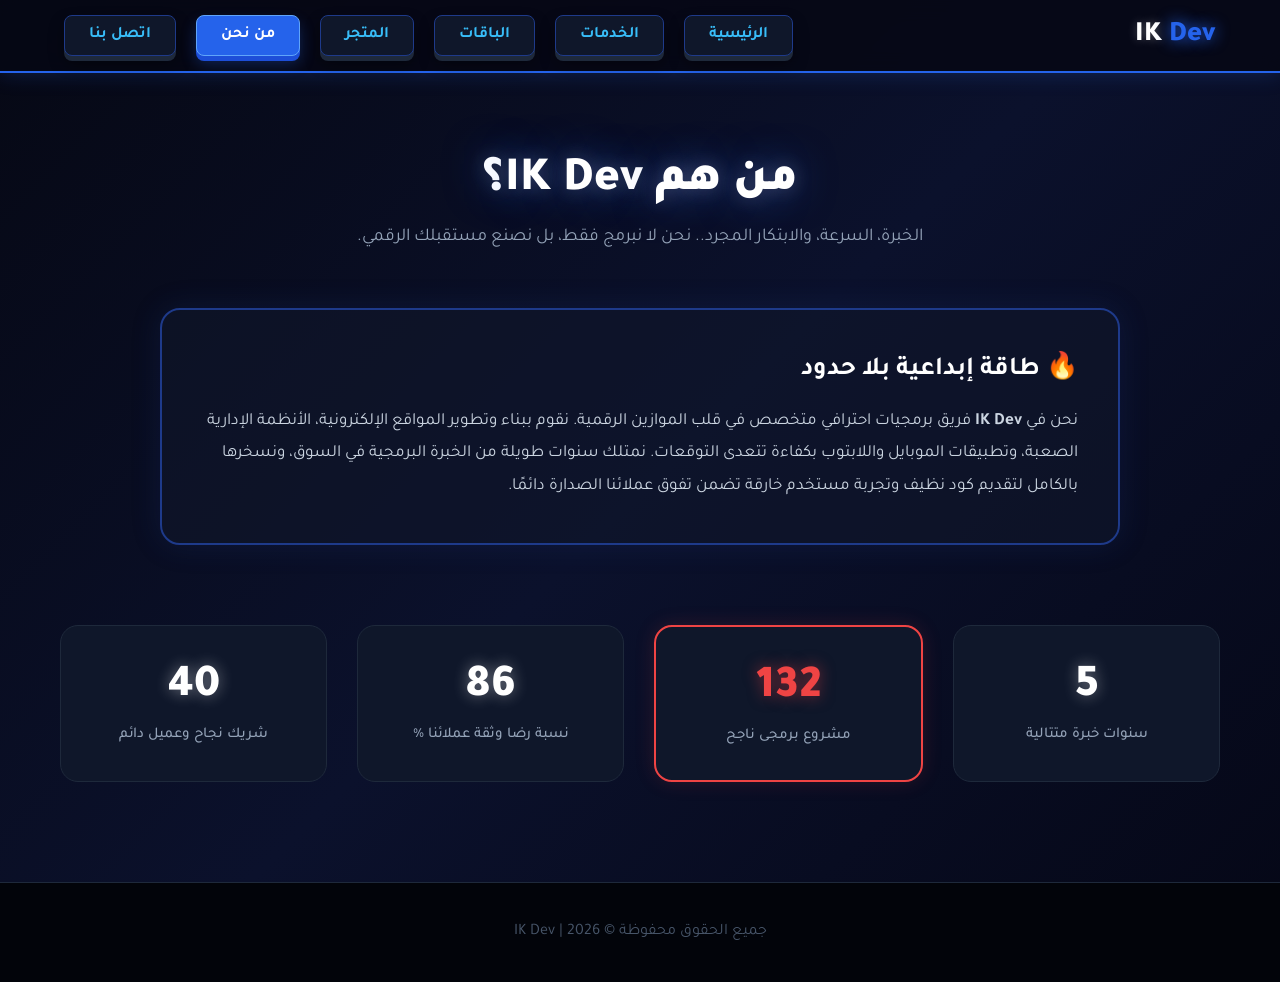
<file: about.html>
<!DOCTYPE html>
<html lang="ar" dir="rtl">
<head>
    <meta charset="UTF-8">
    <meta name="viewport" content="width=device-width, initial-scale=1.0">
    <title>IK Dev - من نحن</title>
    <link rel="stylesheet" href="style4.css">
</head>
<body>

    <!-- القائمة العلوية المحدثة (عناصر جنب بعض بمسافات واضحة) -->
    <header class="neon-navbar">
        <div class="logo">IK <span>Dev</span></div>
        <nav>
            <ul class="nav-links">
                <li><a href="index.html" class="nav-btn-3d">الرئيسية</a></li>
                <li><a href="services.html" class="nav-btn-3d">الخدمات</a></li>
                <li><a href="pricing.html" class="nav-btn-3d">الباقات</a></li>
                <li><a href="store.html" class="nav-btn-3d">المتجر</a></li>
                <li><a href="about.html" class="nav-btn-3d active-3d">من نحن</a></li>
                <li><a href="cv.html" class="nav-btn-3d">اتصل بنا</a></li>
            </ul>
        </nav>
    </header>

    <!-- قسم العنوان الانفجاري -->
    <section class="cyber-hero">
        <h1 class="glow-text">من هم IK Dev؟</h1>
        <p class="sub-glow">الخبرة، السرعة، والابتكار المجرد.. نحن لا نبرمج فقط، بل نصنع مستقبلك الرقمي.</p>
    </section>

    <!-- قسم القصة بتأثير زجاجي متوهج -->
    <section class="about-container">
        <div class="cyber-card story-card">
            <h2>🔥 طاقة إبداعية بلا حدود</h2>
            <p>نحن في <strong>IK Dev</strong> فريق برمجيات احترافي متخصص في قلب الموازين الرقمية. نقوم ببناء وتطوير المواقع الإلكترونية، الأنظمة الإدارية الصعبة، وتطبيقات الموبايل واللابتوب بكفاءة تتعدى التوقعات. نمتلك سنوات طويلة من الخبرة البرمجية في السوق، ونسخرها بالكامل لتقديم كود نظيف وتجربة مستخدم خارقة تضمن تفوق عملائنا الصدارة دائمًا.</p>
        </div>
    </section>

    <!-- قسم الإحصائيات بحركة حية -->
    <section class="dynamic-stats">
        <div class="stat-box">
            <span class="stat-num" data-target="5">0</span>
            <p>سنوات خبرة متتالية</p>
        </div>
        <div class="stat-box core-box">
            <span class="stat-num" data-target="150">0</span>
            <p>مشروع برمجى ناجح</p>
        </div>
        <div class="stat-box">
            <span class="stat-num" data-target="99">0</span>
            <p>نسبة رضا وثقة عملائنا %</p>
        </div>
        <div class="stat-box">
            <span class="stat-num" data-target="40">0</span>
            <p>شريك نجاح وعميل دائم</p>
        </div>
    </section>

    <!-- الفوتر -->
    <footer>
        <p>جميع الحقوق محفوظة &copy; 2026 | IK Dev</p>
    </footer>

    <!-- سكريبت العدادات التفاعلية للإحصائيات -->
    <script>
        // --- Counter Animation Logic ---
        const counters = document.querySelectorAll('.stat-num');
        
        counters.forEach(counter => {
            const updateCount = () => {
                const target = +counter.getAttribute('data-target');
                const count = +counter.innerText;
                const increment = target / 50; // سرعة العداد

                if (count < target) {
                    counter.innerText = Math.ceil(count + increment);
                    setTimeout(updateCount, 30);
                } else {
                    counter.innerText = target;
                }
            };
            updateCount();
        });
    </script>

</body>
</html>
</file>
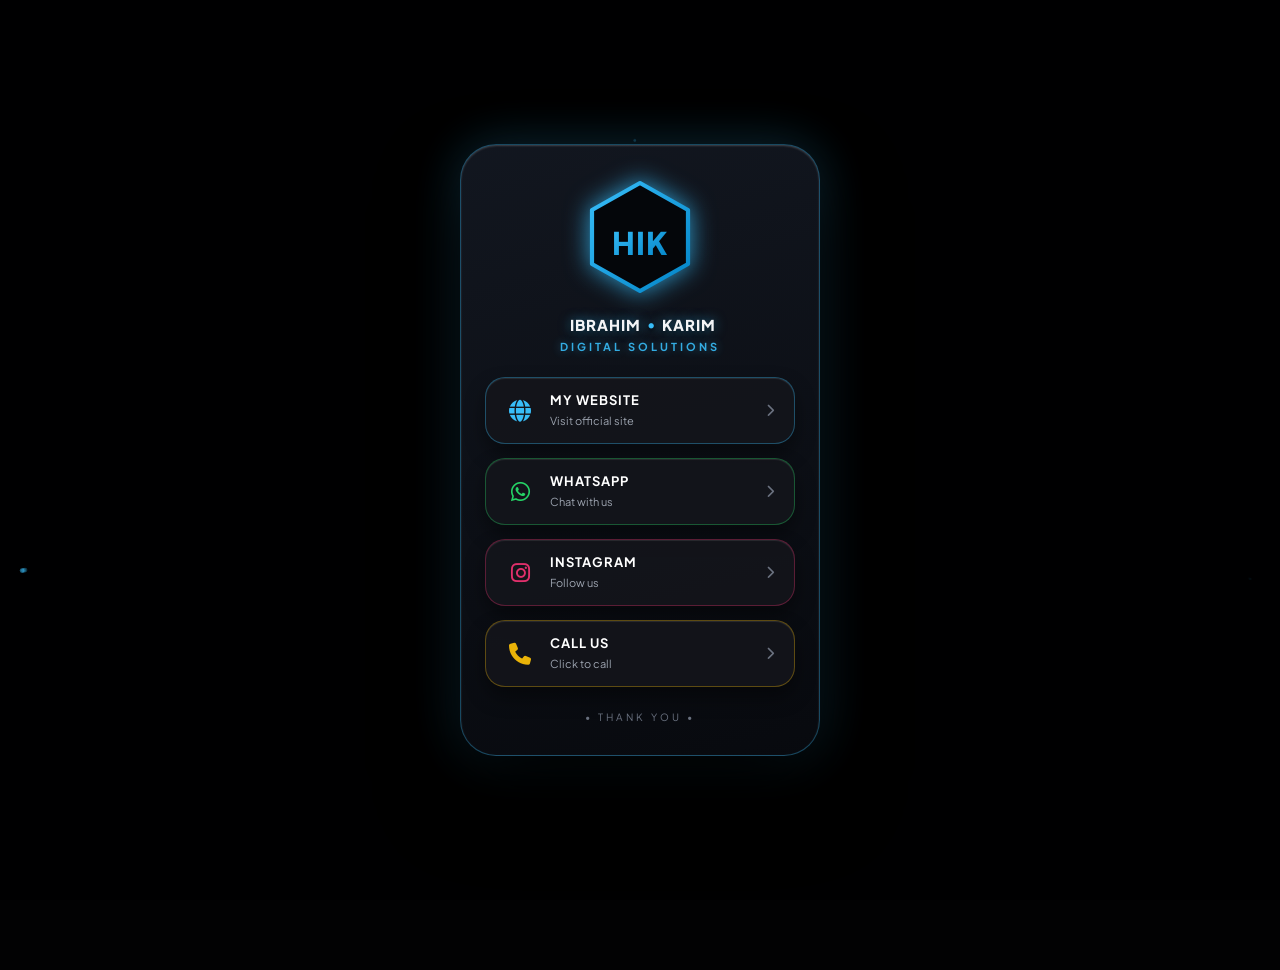
<file: cv.html>
<!DOCTYPE html>
<html lang="ar" dir="rtl">
<head>
<meta charset="UTF-8">
<meta name="viewport" content="width=device-width, initial-scale=1.0">
<title>HIK DEV - 3D Interactive Card</title>

<!-- Font Awesome Icons -->
<link rel="stylesheet" href="https://cdnjs.cloudflare.com/ajax/libs/font-awesome/6.6.0/css/all.min.css">
<!-- Google Fonts -->
<link rel="preconnect" href="https://fonts.googleapis.com">
<link rel="preconnect" href="https://fonts.gstatic.com" crossorigin>
<link href="https://fonts.googleapis.com/css2?family=Plus+Jakarta+Sans:wght@300;400;600;700;800&display=swap" rel="stylesheet">

<style>

* {
    margin: 0;
    padding: 0;
    box-sizing: border-box;
    font-family: 'Plus Jakarta Sans', Arial, sans-serif;
    -webkit-tap-highlight-color: transparent;
}

body {
    background: #020203;
    display: flex;
    justify-content: center;
    align-items: center;
    min-height: 100vh;
    color: #fff;
    overflow: hidden;
    perspective: 1200px;
}

/* Canvas Backgrounds */
#bg3dCanvas, #fireworksCanvas {
    position: fixed;
    top: 0;
    left: 0;
    width: 100%;
    height: 100%;
    pointer-events: none;
}

#bg3dCanvas { z-index: 0; }
#fireworksCanvas { z-index: 9999; }

/* Main Container - 3D Entrance Animation */
.container {
    width: 360px;
    text-align: center;
    padding: 32px 24px;
    background: linear-gradient(165deg, rgba(20, 25, 35, 0.9) 0%, rgba(8, 10, 15, 0.95) 100%);
    backdrop-filter: blur(25px);
    -webkit-backdrop-filter: blur(25px);
    border: 1px solid rgba(56, 189, 248, 0.35);
    border-radius: 36px;
    box-shadow: 0 40px 80px rgba(0, 0, 0, 0.95), 
                0 0 50px rgba(56, 189, 248, 0.25),
                inset 0 1px 2px rgba(255, 255, 255, 0.2);
    z-index: 1;
    position: relative;
    transform-style: preserve-3d;
    animation: card3DEntrance 1.3s cubic-bezier(0.16, 1, 0.3, 1) forwards;
}

@keyframes card3DEntrance {
    0% {
        opacity: 0;
        transform: translateX(-150px) rotateY(-40deg) rotateX(20deg) scale(0.8);
        filter: blur(12px);
    }
    100% {
        opacity: 1;
        transform: translateX(0) rotateY(0deg) rotateX(0deg) scale(1);
        filter: blur(0);
    }
}

/* ⬡ Hexagon HIK SVG Badge */
.hexagon-wrapper {
    position: relative;
    width: 120px;
    height: 120px;
    margin: 0 auto 18px;
    display: flex;
    justify-content: center;
    align-items: center;
    cursor: pointer;
    transition: transform 0.3s ease;
}

.hexagon-wrapper svg {
    width: 100%;
    height: 100%;
    filter: drop-shadow(0 0 12px rgba(56, 189, 248, 0.8));
}

/* 2-second Pop 3D Animation when clicked */
.hexagon-wrapper.animate-pop {
    animation: pop3D2Sec 2s cubic-bezier(0.25, 1, 0.5, 1) forwards;
}

@keyframes pop3D2Sec {
    0% {
        transform: scale(1) rotate(0deg);
        filter: drop-shadow(0 0 15px rgba(56, 189, 248, 0.8));
    }
    30% {
        transform: scale(1.35) translateZ(50px) rotate(-5deg);
        filter: drop-shadow(0 0 45px rgba(56, 189, 248, 1));
    }
    70% {
        transform: scale(1.25) translateZ(30px) rotate(3deg);
        filter: drop-shadow(0 0 35px rgba(56, 189, 248, 0.9));
    }
    100% {
        transform: scale(1) translateZ(0) rotate(0deg);
        filter: drop-shadow(0 0 12px rgba(56, 189, 248, 0.8));
    }
}

h1 {
    font-size: 15px;
    letter-spacing: 1px;
    font-weight: 800;
    color: #f3f4f6;
    text-transform: uppercase;
    display: flex;
    align-items: center;
    justify-content: center;
    gap: 6px;
    text-shadow: 0 0 12px rgba(56, 189, 248, 0.6), 0 2px 4px rgba(0,0,0,0.9);
}

h1 span.divider-dot {
    color: #38bdf8;
    font-size: 12px;
}

.job {
    margin: 6px 0 24px;
    color: #38bdf8;
    letter-spacing: 3px;
    font-size: 11px;
    font-weight: 700;
    text-transform: uppercase;
    opacity: 0.9;
    text-shadow: 0 0 10px rgba(56, 189, 248, 0.5);
}

/* Vertical Stacked Buttons Layout */
.buttons-stack {
    display: flex;
    flex-direction: column;
    gap: 14px;
}

/* 3D Capsule Link Button with Up/Down Interactive Move */
.btn-capsule {
    display: flex;
    align-items: center;
    justify-content: space-between;
    width: 100%;
    padding: 14px 20px;
    background: rgba(20, 22, 28, 0.85);
    border: 1px solid rgba(255, 255, 255, 0.1);
    border-radius: 20px;
    color: #fff;
    text-decoration: none;
    box-shadow: 0 10px 20px rgba(0, 0, 0, 0.4), inset 0 1px 1px rgba(255, 255, 255, 0.1);
    transition: all 0.3s cubic-bezier(0.25, 0.8, 0.25, 1);
    cursor: pointer;
    position: relative;
    direction: ltr; /* ضبط الاتجاه العام للزر */
}

.btn-capsule:active {
    transform: translateY(6px) scale(0.98) !important;
}

.btn-website { border-color: rgba(56, 189, 248, 0.35); }
.btn-website:hover { transform: translateY(-6px); border-color: rgba(56, 189, 248, 0.8); box-shadow: 0 15px 30px rgba(56, 189, 248, 0.3); }
.btn-website .btn-icon { color: #38bdf8; }

.btn-whatsapp { border-color: rgba(37, 211, 102, 0.35); }
.btn-whatsapp:hover { transform: translateY(-6px); border-color: rgba(37, 211, 102, 0.8); box-shadow: 0 15px 30px rgba(37, 211, 102, 0.3); }
.btn-whatsapp .btn-icon { color: #25D366; }

.btn-instagram { border-color: rgba(225, 48, 108, 0.35); }
.btn-instagram:hover { transform: translateY(-6px); border-color: rgba(225, 48, 108, 0.8); box-shadow: 0 15px 30px rgba(225, 48, 108, 0.3); }
.btn-instagram .btn-icon { color: #E1306C; }

.btn-call { border-color: rgba(234, 179, 8, 0.35); }
.btn-call:hover { transform: translateY(-6px); border-color: rgba(234, 179, 8, 0.8); box-shadow: 0 15px 30px rgba(234, 179, 8, 0.3); }
.btn-call .btn-icon { color: #eab308; }

.btn-left {
    display: flex;
    align-items: center;
    gap: 16px;
}

.btn-icon {
    font-size: 22px;
    width: 28px;
    text-align: center;
}

.btn-details {
    text-align: left;
}

.btn-details b {
    display: block;
    font-size: 13px;
    letter-spacing: 1px;
    text-transform: uppercase;
}

.btn-details small {
    color: #9ca3af;
    font-size: 11px;
}

.arrow-icon {
    font-size: 13px;
    color: #6b7280;
    transition: transform 0.3s ease, color 0.3s ease;
}

.btn-capsule:hover .arrow-icon {
    transform: translateX(5px);
    color: #fff;
}

.footer-text {
    margin-top: 24px;
    font-size: 10px;
    letter-spacing: 3px;
    color: #6b7280;
    text-transform: uppercase;
}

/* Modal Popup */
.modal {
    position: fixed;
    inset: 0;
    background: rgba(0, 0, 0, 0.8);
    backdrop-filter: blur(12px);
    -webkit-backdrop-filter: blur(12px);
    display: none;
    justify-content: center;
    align-items: center;
    padding: 20px;
    z-index: 99999;
}

.sheet {
    width: 100%;
    max-width: 380px;
    background: #101216;
    padding: 24px;
    border-radius: 28px;
    animation: popupAnim 0.3s cubic-bezier(0.16, 1, 0.3, 1);
    border: 1px solid rgba(56, 189, 248, 0.3);
    box-shadow: 0 20px 50px rgba(0, 0, 0, 0.9);
    direction: ltr; /* جعل اتجاه النافذة من اليسار لليمين */
}

@keyframes popupAnim {
    from { transform: scale(0.85); opacity: 0; }
    to { transform: scale(1); opacity: 1; }
}

.handle {
    width: 45px;
    height: 4px;
    background: #3f3f46;
    margin: 0 auto 16px;
    border-radius: 10px;
}

.sheet h2 { text-align: center; margin-bottom: 6px; font-size: 18px; }
.sheet p { text-align: center; color: #a1a1aa; margin-bottom: 20px; font-size: 12px; }

.number {
    display: flex;
    justify-content: space-between;
    align-items: center;
    padding: 16px;
    margin-bottom: 12px;
    background: #181a20;
    border-radius: 16px;
    color: white;
    text-decoration: none;
    border: 1px solid rgba(255, 255, 255, 0.05);
    cursor: pointer;
    transition: transform 0.2s;
    text-align: left;
}

.number small.phone-num {
    display: inline-block;
    direction: ltr; /* حماية رقم الهاتف ليقرأ بانتظام من اليسار */
    unicode-bidi: embed;
    color: #888;
}

.number:active { transform: scale(0.97); }

button.cancel-btn {
    width: 100%;
    padding: 14px;
    background: #27272a;
    border: 1px solid rgba(255, 255, 255, 0.15);
    border-radius: 16px;
    color: #fff;
    font-weight: 700;
    font-size: 14px;
    cursor: pointer;
    margin-top: 10px;
    display: block;
    transition: background 0.2s;
}

button.cancel-btn:active {
    background: #3f3f46;
}

/* Toast Notification */
#toast {
    position: fixed;
    bottom: 30px;
    left: 50%;
    transform: translateX(-50%) translateY(100px);
    background: #38bdf8;
    color: #000;
    padding: 10px 22px;
    border-radius: 30px;
    font-weight: 700;
    font-size: 13px;
    box-shadow: 0 10px 25px rgba(56, 189, 248, 0.5);
    transition: all 0.3s ease;
    opacity: 0;
    z-index: 100000;
    pointer-events: none;
}

#toast.show {
    transform: translateX(-50%) translateY(0);
    opacity: 1;
}

</style>
</head>

<body>

<canvas id="bg3dCanvas"></canvas>
<canvas id="fireworksCanvas"></canvas>

<div id="toast">Copied to clipboard!</div>

<div class="container">

    <!-- ⬡ Custom HIK Neon Blue SVG Logo -->
    <div class="hexagon-wrapper" id="hikLogoWrapper" onclick="animateLogo2Sec(event)">
        <svg viewBox="0 0 200 200" xmlns="http://www.w3.org/2000/svg">
            <defs>
                <linearGradient id="neonBlue" x1="0%" y1="0%" x2="100%" y2="100%">
                    <stop offset="0%" stop-color="#38bdf8" />
                    <stop offset="100%" stop-color="#0284c7" />
                </linearGradient>
            </defs>
            <polygon points="100,10 180,55 180,145 100,190 20,145 20,55" 
                     fill="#04060a" 
                     stroke="url(#neonBlue)" 
                     stroke-width="7" 
                     stroke-linejoin="round" />
            <text x="50%" y="58%" 
                  font-family="'Plus Jakarta Sans', sans-serif" 
                  font-weight="900" 
                  font-size="52" 
                  fill="url(#neonBlue)" 
                  text-anchor="middle" 
                  alignment-baseline="middle" 
                  letter-spacing="2">HIK</text>
        </svg>
    </div>

    <h1>Karim <span class="divider-dot">•</span> IBRAHIM <span class="divider-dot"></h1>
    <p class="job">Digital Solutions</p>

    <!-- Vertical Stack -->
    <div class="buttons-stack">

        <!-- 1. My Website -->
        <div class="btn-capsule btn-website" onclick="openMyWebsite()">
            <div class="btn-left">
                <i class="fa-solid fa-globe btn-icon"></i>
                <div class="btn-details">
                    <b>My Website</b>
                    <small>Visit official site</small>
                </div>
            </div>
            <i class="fa-solid fa-chevron-right arrow-icon"></i>
        </div>

        <!-- 2. WhatsApp -->
        <div class="btn-capsule btn-whatsapp" onclick="openModal('modalWhatsApp')">
            <div class="btn-left">
                <i class="fab fa-whatsapp btn-icon"></i>
                <div class="btn-details">
                    <b>WhatsApp</b>
                    <small>Chat with us</small>
                </div>
            </div>
            <i class="fa-solid fa-chevron-right arrow-icon"></i>
        </div>

        <!-- 3. Instagram -->
        <div class="btn-capsule btn-instagram" onclick="openModal('modalInstagram')">
            <div class="btn-left">
                <i class="fab fa-instagram btn-icon"></i>
                <div class="btn-details">
                    <b>Instagram</b>
                    <small>Follow us</small>
                </div>
            </div>
            <i class="fa-solid fa-chevron-right arrow-icon"></i>
        </div>

        <!-- 4. Call Us -->
        <div class="btn-capsule btn-call" onclick="openModal('modalCall')">
            <div class="btn-left">
                <i class="fa-solid fa-phone btn-icon"></i>
                <div class="btn-details">
                    <b>Call Us</b>
                    <small>Click to call</small>
                </div>
            </div>
            <i class="fa-solid fa-chevron-right arrow-icon"></i>
        </div>

    </div>

    <div class="footer-text">• Thank You •</div>

</div>

<!-- Modals -->
<div class="modal" id="modalWhatsApp">
    <div class="sheet">
        <div class="handle"></div>
        <h2>Choose WhatsApp</h2>
        <p>Select one of our numbers</p>

        <a class="number" href="https://api.whatsapp.com/send?phone=201066517988" target="_blank">
            <div>
                <b>Business 1</b><br>
                <small class="phone-num">010 665 17988</small>
            </div>
            <i class="fa-solid fa-chevron-right" style="color:#25D366"></i>
        </a>

        <a class="number" href="https://api.whatsapp.com/send?phone=201125093884" target="_blank">
            <div>
                <b>Business 2</b><br>
                <small class="phone-num">011 250 93884</small>
            </div>
            <i class="fa-solid fa-chevron-right" style="color:#25D366"></i>
        </a>

        <button type="button" class="cancel-btn" onclick="closeModal('modalWhatsApp')">Cancel</button>
    </div>
</div>

<div class="modal" id="modalInstagram">
    <div class="sheet">
        <div class="handle"></div>
        <h2>Instagram Page</h2>
        <p>Follow us for latest updates</p>

        <a class="number" href="https://www.instagram.com/ik.dev.eg?igsh=MWlqMjlybzcxM29xbA==" target="_blank">
            <div>
                <b>IK Dev Official</b><br>
                <small style="color:#888;">@ik.dev.eg</small>
            </div>
            <i class="fa-solid fa-chevron-right" style="color:#E1306C"></i>
        </a>

        <button type="button" class="cancel-btn" onclick="closeModal('modalInstagram')">Cancel</button>
    </div>
</div>

<div class="modal" id="modalCall">
    <div class="sheet">
        <div class="handle"></div>
        <h2>Call Us</h2>
        <p>Tap to call or copy number</p>

        <div class="number" onclick="safeCall('01066517988')">
            <div>
                <b>Business 1</b><br>
                <small class="phone-num">010 665 17988</small>
            </div>
            <i class="fa-solid fa-chevron-right" style="color:#eab308"></i>
        </div>

        <div class="number" onclick="safeCall('01125093884')">
            <div>
                <b>Business 2</b><br>
                <small class="phone-num">011 250 93884</small>
            </div>
            <i class="fa-solid fa-chevron-right" style="color:#eab308"></i>
        </div>

        <button type="button" class="cancel-btn" onclick="closeModal('modalCall')">Cancel</button>
    </div>
</div>

<script>

function openMyWebsite() { 
    window.location.href = "https://hik-store-212534142293.europe-west2.run.app"; 
}

function openModal(id){ 
    document.getElementById(id).style.display = "flex"; 
}

function closeModal(id){ 
    document.getElementById(id).style.display = "none"; 
}

/* إغلاق النافذة عند الضغط خارج المودال */
window.addEventListener('click', function(event) {
    if (event.target.classList.contains('modal')) {
        event.target.style.display = "none";
    }
});

/* 2-Second Logo Animation & Explosive Fireworks Function */
function animateLogo2Sec(e) {
    const wrapper = document.getElementById('hikLogoWrapper');
    
    wrapper.classList.remove('animate-pop');
    void wrapper.offsetWidth; 
    wrapper.classList.add('animate-pop');

    const rect = wrapper.getBoundingClientRect();
    const x = rect.left + rect.width / 2;
    const y = rect.top + rect.height / 2;

    createFireworksBurst(x, y);
    setTimeout(() => createFireworksBurst(x - 80, y - 40), 150);
    setTimeout(() => createFireworksBurst(x + 80, y - 40), 300);
    setTimeout(() => createFireworksBurst(x, y - 90), 450);

    setTimeout(() => {
        wrapper.classList.remove('animate-pop');
    }, 2000);
}

function safeCall(phoneNumber) {
    const formattedPhone = "+20" + phoneNumber.substring(1);
    const isMobile = /Android|webOS|iPhone|iPad|iPod|BlackBerry|IEMobile|Opera Mini/i.test(navigator.userAgent);

    if (isMobile) {
        window.location.href = "tel:" + formattedPhone;
    }

    if (navigator.clipboard) {
        navigator.clipboard.writeText(phoneNumber).then(() => {
            showToast("Copied: " + phoneNumber);
        });
    } else {
        showToast("Number: " + phoneNumber);
    }
}

function showToast(message) {
    const toast = document.getElementById("toast");
    toast.innerText = message;
    toast.classList.add("show");
    setTimeout(() => { toast.classList.remove("show"); }, 2800);
}

/* Background Particle System */
const bgCanvas = document.getElementById('bg3dCanvas');
const bgCtx = bgCanvas.getContext('2d');
let bgParticles = [];

function resizeCanvas() {
    bgCanvas.width = window.innerWidth;
    bgCanvas.height = window.innerHeight;
    fwCanvas.width = window.innerWidth;
    fwCanvas.height = window.innerHeight;
}

class BgParticle {
    constructor() { this.reset(); }
    reset() {
        this.x = Math.random() * bgCanvas.width;
        this.y = Math.random() * bgCanvas.height;
        this.z = Math.random() * bgCanvas.width;
        this.size = 1.2;
    }
    update() {
        this.z -= 1.5;
        if (this.z <= 0) this.reset();
    }
    draw() {
        let sx = (this.x - bgCanvas.width / 2) * (bgCanvas.width / this.z) + bgCanvas.width / 2;
        let sy = (this.y - bgCanvas.height / 2) * (bgCanvas.width / this.z) + bgCanvas.height / 2;
        let radius = (bgCanvas.width / this.z) * this.size;

        if (sx >= 0 && sx <= bgCanvas.width && sy >= 0 && sy <= bgCanvas.height) {
            bgCtx.beginPath();
            bgCtx.arc(sx, sy, Math.min(radius, 3), 0, Math.PI * 2);
            bgCtx.fillStyle = `rgba(56, 189, 248, ${1 - this.z / bgCanvas.width})`;
            bgCtx.fill();
        }
    }
}
for (let i = 0; i < 150; i++) bgParticles.push(new BgParticle());

function animateBg() {
    bgCtx.fillStyle = 'rgba(2, 2, 3, 0.25)';
    bgCtx.fillRect(0, 0, bgCanvas.width, bgCanvas.height);
    bgParticles.forEach(p => { p.update(); p.draw(); });
    requestAnimationFrame(animateBg);
}

/* Enhanced Fireworks Explosions Engine */
const fwCanvas = document.getElementById('fireworksCanvas');
const fwCtx = fwCanvas.getContext('2d');
let fireworks = [];

class FireworkParticle {
    constructor(x, y, color) {
        this.x = x;
        this.y = y;
        this.color = color;
        const angle = Math.random() * Math.PI * 2;
        const speed = Math.random() * 10 + 3;
        this.vx = Math.cos(angle) * speed;
        this.vy = Math.sin(angle) * speed;
        this.alpha = 1;
        this.friction = 0.95;
        this.gravity = 0.12;
    }
    update() {
        this.vx *= this.friction;
        this.vy *= this.friction;
        this.vy += this.gravity;
        this.x += this.vx;
        this.y += this.vy;
        this.alpha -= 0.018;
    }
    draw() {
        fwCtx.save();
        fwCtx.globalAlpha = this.alpha;
        fwCtx.beginPath();
        fwCtx.arc(this.x, this.y, 3.5, 0, Math.PI * 2);
        fwCtx.fillStyle = this.color;
        fwCtx.shadowBlur = 12;
        fwCtx.shadowColor = this.color;
        fwCtx.fill();
        fwCtx.restore();
    }
}

function createFireworksBurst(x, y) {
    const colors = ['#38bdf8', '#0284c7', '#7dd3fc', '#ffffff', '#e0f2fe', '#38bdf8'];
    for (let i = 0; i < 80; i++) {
        const color = colors[Math.floor(Math.random() * colors.length)];
        fireworks.push(new FireworkParticle(x, y, color));
    }
}

function animateFireworks() {
    fwCtx.clearRect(0, 0, fwCanvas.width, fwCanvas.height);
    for (let i = fireworks.length - 1; i >= 0; i--) {
        fireworks[i].update();
        fireworks[i].draw();
        if (fireworks[i].alpha <= 0) {
            fireworks.splice(i, 1);
        }
    }
    requestAnimationFrame(animateFireworks);
}

window.addEventListener('resize', resizeCanvas);
resizeCanvas();
animateBg();
animateFireworks();

</script>

</body>
</html>
</file>
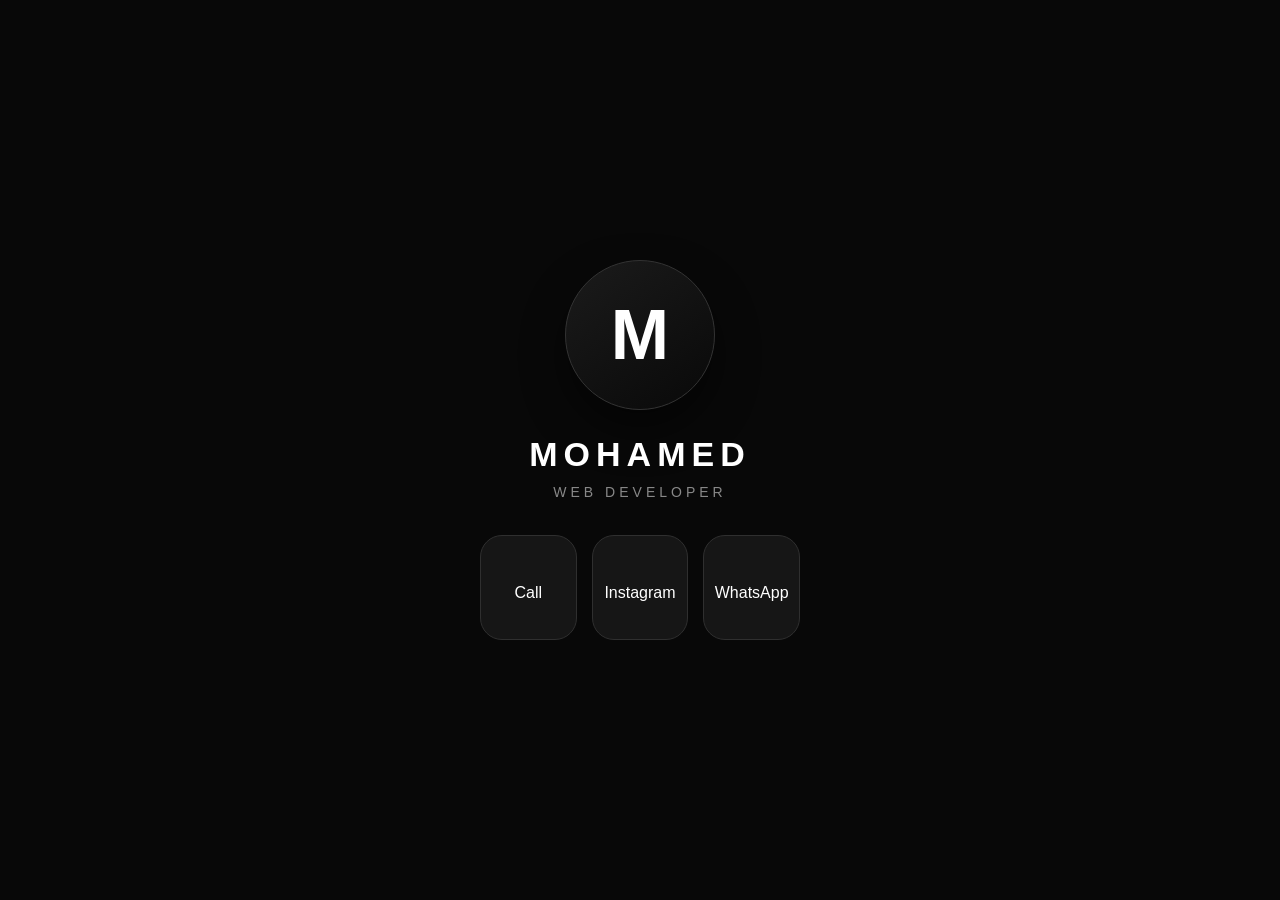
<file: cv2.html>
<!DOCTYPE html>
<html lang="en">
<head>
<meta charset="UTF-8">
<meta name="viewport" content="width=device-width,initial-scale=1.0">
<title>Mohamed</title>

<link rel="stylesheet" href="style5.css">

<style>

*{
margin:0;
padding:0;
box-sizing:border-box;
font-family:Inter,Arial,sans-serif;
}

body{
background:#080808;
display:flex;
justify-content:center;
align-items:center;
height:100vh;
color:#fff;
}

.container{
width:360px;
text-align:center;
padding:20px;
}

.logo-circle{
width:150px;
height:150px;
margin:auto;
border-radius:50%;
background:linear-gradient(145deg,#1b1b1b,#090909);
display:flex;
justify-content:center;
align-items:center;
border:1px solid #333;
box-shadow:0 20px 40px rgba(0,0,0,.5);
}

.logo{
font-size:70px;
font-weight:900;
}

h1{
margin-top:25px;
font-size:34px;
letter-spacing:6px;
}

.job{
margin:10px 0 35px;
color:#888;
letter-spacing:4px;
font-size:14px;
}

.buttons{
display:flex;
justify-content:space-between;
gap:15px;
}

.box{
flex:1;
height:105px;
background:#161616;
border-radius:22px;
display:flex;
flex-direction:column;
justify-content:center;
align-items:center;
text-decoration:none;
color:white;
border:1px solid #2f2f2f;
cursor:pointer;
transition:.3s;
}

.box:hover{
transform:translateY(-6px);
background:#222;
}

.box i{
font-size:34px;
margin-bottom:10px;
}

.modal{
position:fixed;
inset:0;
background:rgba(0,0,0,.6);
backdrop-filter:blur(6px);
display:none;
justify-content:center;
align-items:flex-end;
}

.sheet{
width:100%;
max-width:420px;
background:#181818;
padding:25px;
border-radius:30px 30px 0 0;
animation:up .3s ease;
}

@keyframes up{
from{
transform:translateY(120px);
opacity:0;
}
to{
transform:translateY(0);
opacity:1;
}
}

.handle{
width:60px;
height:6px;
background:#666;
margin:auto;
border-radius:20px;
margin-bottom:20px;
}

.sheet h2{
text-align:center;
margin-bottom:10px;
}

.sheet p{
text-align:center;
color:#888;
margin-bottom:20px;
}

.number{
display:flex;
justify-content:space-between;
align-items:center;
padding:18px;
margin-bottom:15px;
background:#232323;
border-radius:18px;
color:white;
text-decoration:none;
}

.left{
display:flex;
align-items:center;
gap:15px;
}

.left i{
font-size:35px;
color:#25D366;
}

button{
width:100%;
padding:18px;
background:#252525;
border:none;
border-radius:18px;
color:white;
font-size:17px;
cursor:pointer;
}

</style>
</head>

<body>

<div class="container">

<div class="logo-circle">
<div class="logo">M</div>
</div>

<h1>MOHAMED</h1>

<p class="job">WEB DEVELOPER</p>

<div class="buttons">

<div class="box" onclick="openModal()">
<i class="fab fa-whatsapp"></i>
<span>WhatsApp</span>
</div>

<a class="box" href="https://instagram.com/yourusername">
<i class="fab fa-instagram"></i>
<span>Instagram</span>
</a>

<a class="box" href="tel:01066517988">
<i class="fa-solid fa-phone"></i>
<span>Call</span>
</a>

</div>

</div>

<div class="modal" id="modal">

<div class="sheet">

<div class="handle"></div>

<h2>Choose WhatsApp</h2>

<p>Select one of your numbers</p>

<a class="number" href="https://wa.me/201066517988">

<div class="left">
<i class="fab fa-whatsapp"></i>

<div>
<b>Business 1</b><br>
<small>01066517988</small>
</div>

</div>

<i class="fa-solid fa-chevron-right"></i>

</a>

<a class="number" href="https://wa.me/201125093884">

<div class="left">
<i class="fab fa-whatsapp"></i>

<div>
<b>Business 2</b><br>
<small>01125093884</small>
</div>

</div>

<i class="fa-solid fa-chevron-right"></i>

</a>

<button onclick="closeModal()">Cancel</button>

</div>

</div>

<script>

const modal=document.getElementById("modal");

function openModal(){
modal.style.display="flex";
}

function closeModal(){
modal.style.display="none";
}

modal.onclick=function(e){
if(e.target===modal){
closeModal();
}
}

</script>

</body>
</html>
</file>
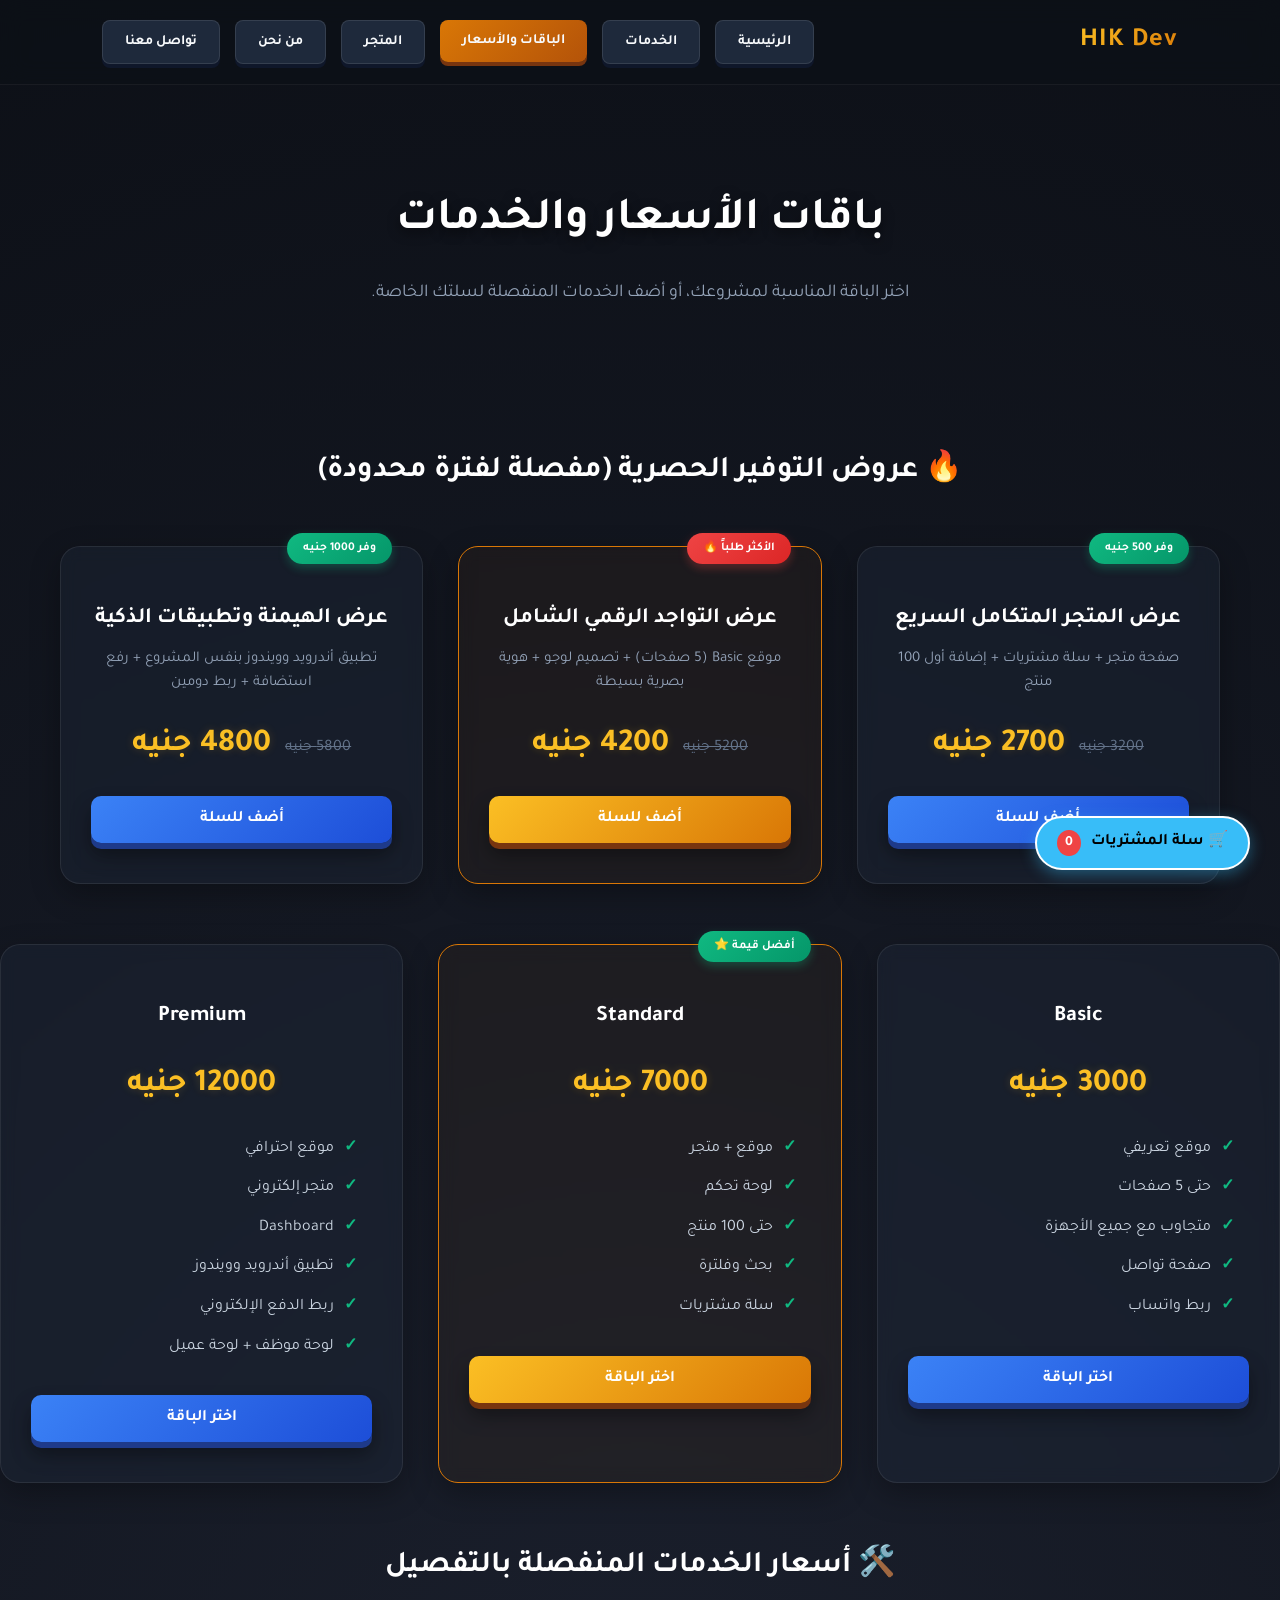
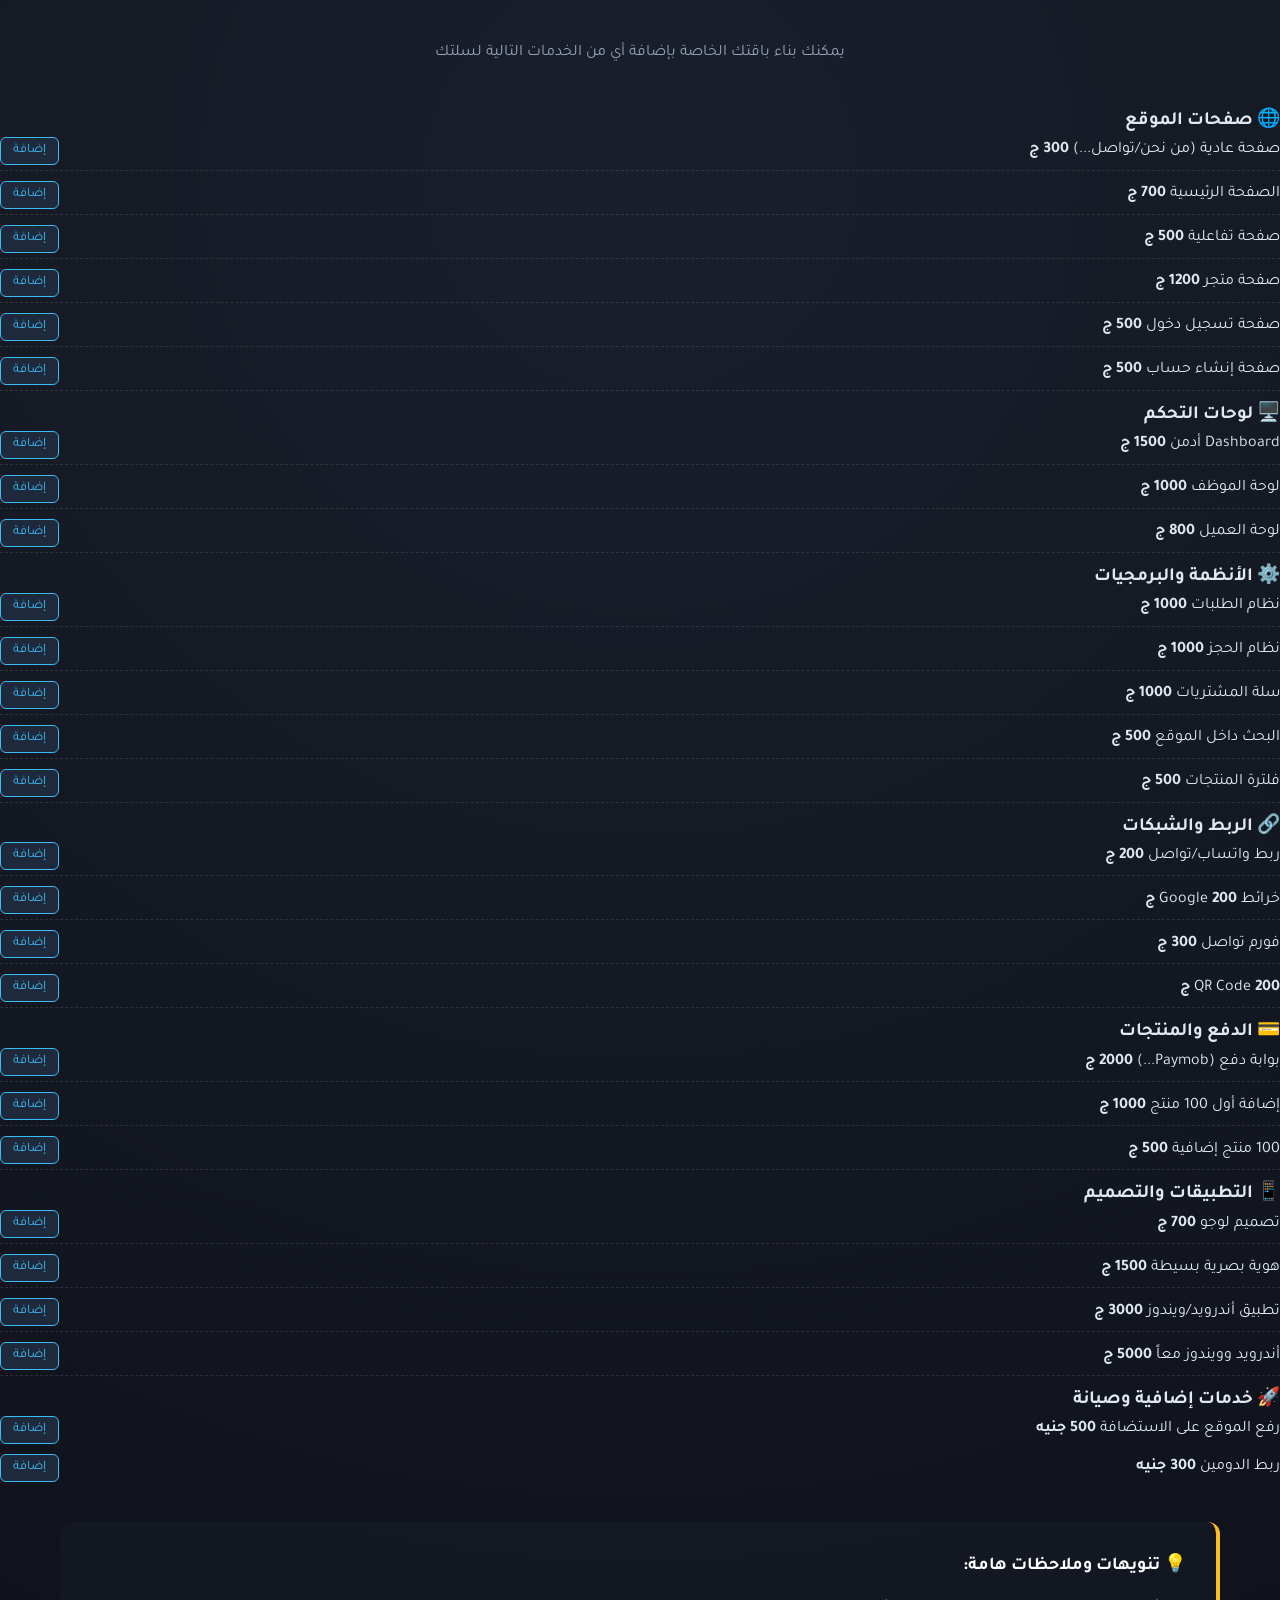
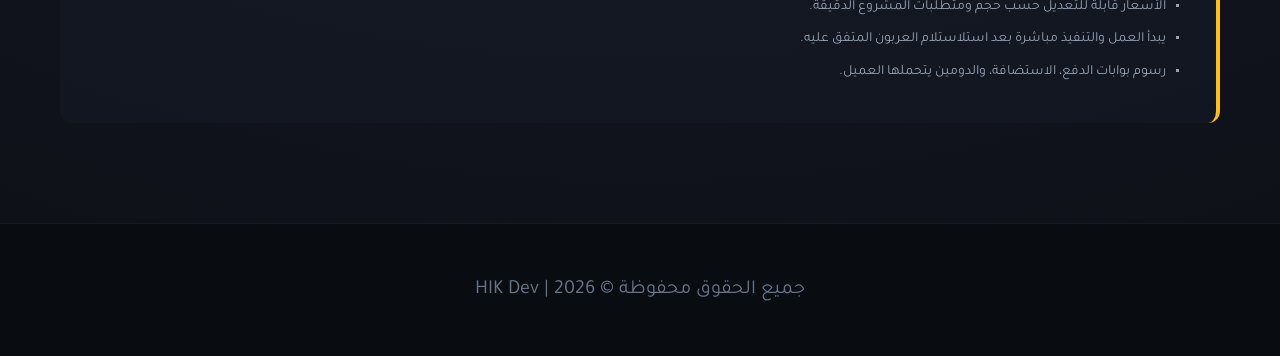
<file: pricing.html>
<!DOCTYPE html>
<html lang="ar" dir="rtl">
<head>
    <meta charset="UTF-8">
    <meta name="viewport" content="width=device-width, initial-scale=1.0">
    <title>HIK Dev - أسعارنا وعروضنا وسلة المشتريات</title>
    <link rel="stylesheet" href="style3.css">
    <style>
        /* تنسيقات سلة المشتريات والعائم الحصري */
        .cart-float-btn {
            position: fixed;
            bottom: 30px;
            right: 30px;
            background: #38bdf8;
            color: #000;
            padding: 12px 20px;
            border-radius: 50px;
            font-weight: bold;
            box-shadow: 0 4px 15px rgba(56, 189, 248, 0.4);
            cursor: pointer;
            z-index: 999;
            display: flex;
            align-items: center;
            gap: 10px;
            border: 2px solid #fff;
            transition: 0.3s;
        }
        .cart-float-btn:hover { background: #0284c7; color: #fff; transform: scale(1.05); }
        .cart-badge {
            background: #ef4444;
            color: #fff;
            padding: 2px 8px;
            border-radius: 50%;
            font-size: 14px;
        }

        /* 🌟 أنيميشن إشعار إضافة منتج (Toast Notification البريميم) */
        #toast-notification {
            position: fixed;
            top: 20px;
            left: 50%;
            transform: translateX(-50%) translateY(-100px);
            background: linear-gradient(135deg, #0f172a, #1e293b);
            color: #fff;
            padding: 15px 25px;
            border-radius: 12px;
            border: 2px solid #38bdf8;
            box-shadow: 0 10px 30px rgba(56, 189, 248, 0.4);
            z-index: 9999;
            display: flex;
            align-items: center;
            gap: 12px;
            font-family: inherit;
            font-size: 15px;
            opacity: 0;
            transition: transform 0.5s cubic-bezier(0.68, -0.55, 0.27, 1.55), opacity 0.5s ease;
        }
        #toast-notification.show {
            transform: translateX(-50%) translateY(0);
            opacity: 1;
        }
        .toast-icon {
            font-size: 22px;
            animation: bounce 0.6s infinite alternate;
        }
        @keyframes bounce {
            0% { transform: translateY(0); }
            100% { transform: translateY(-4px); }
        }

        /* تنسيق النافذة المنبثقة (Modal) للشراء والدفع */
        .modal {
            display: none;
            position: fixed;
            z-index: 1000;
            left: 0;
            top: 0;
            width: 100%;
            height: 100%;
            background-color: rgba(0,0,0,0.7);
            backdrop-filter: blur(5px);
            justify-content: center;
            align-items: center;
        }
        .modal-content {
            background: #0f172a;
            color: #fff;
            padding: 30px;
            border-radius: 20px;
            width: 90%;
            max-width: 600px;
            max-height: 90vh;
            overflow-y: auto;
            border: 2px solid #38bdf8;
            box-shadow: 0 0 25px rgba(56, 189, 248, 0.4);
            position: relative;
            animation: modalFadeIn 0.4s ease;
        }
        @keyframes modalFadeIn {
            from { opacity: 0; transform: scale(0.9); }
            to { opacity: 1; transform: scale(1); }
        }
        .close-btn {
            position: absolute;
            top: 15px;
            left: 20px;
            font-size: 26px;
            color: #38bdf8;
            cursor: pointer;
            transition: 0.2s;
        }
        .close-btn:hover { color: #fff; }
        .cart-items-list {
            list-style: none;
            padding: 0;
            margin: 15px 0;
            max-height: 200px;
            overflow-y: auto;
            border-top: 1px solid #334155;
            border-bottom: 1px solid #334155;
        }
        .cart-items-list li {
            display: flex;
            justify-content: space-between;
            align-items: center;
            padding: 10px 0;
            border-bottom: 1px dashed #1e293b;
        }
        .remove-item {
            color: #ef4444;
            cursor: pointer;
            margin-right: 15px;
            font-size: 13px;
            transition: 0.2s;
        }
        .remove-item:hover { color: #dc2626; }
        .form-group {
            margin-bottom: 15px;
            text-align: right;
        }
        .form-group label {
            display: block;
            margin-bottom: 5px;
            color: #38bdf8;
            font-size: 14px;
        }
        .form-group input, .form-group select {
            width: 100%;
            padding: 10px;
            border-radius: 8px;
            border: 1px solid #334155;
            background: #1e293b;
            color: #fff;
        }
        .checkout-actions {
            display: flex;
            gap: 10px;
            margin-top: 20px;
        }
        .checkout-btn {
            flex: 1;
            padding: 12px;
            border: none;
            border-radius: 8px;
            font-weight: bold;
            cursor: pointer;
            text-align: center;
            transition: 0.3s;
        }
        .checkout-btn:hover { opacity: 0.9; transform: translateY(-2px); }
        .whatsapp-checkout { background: #25d366; color: #fff; }
        .insta-checkout { background: #e1306c; color: #fff; }
        .sheet-checkout { background: #38bdf8; color: #000; }

        .add-to-cart-btn {
            background: #1e293b;
            color: #38bdf8;
            border: 1px solid #38bdf8;
            padding: 5px 12px;
            border-radius: 6px;
            cursor: pointer;
            font-size: 13px;
            transition: 0.2s;
        }
        .add-to-cart-btn:hover { background: #38bdf8; color: #000; }
        .price-category-card li {
            display: flex;
            justify-content: space-between;
            align-items: center;
            margin-bottom: 10px;
            padding-bottom: 5px;
            border-bottom: 1px dashed rgba(255,255,255,0.1);
        }
    </style>
</head>
<body>

    <!-- إشعار Toast البريميم المتحرك -->
    <div id="toast-notification">
        <span class="toast-icon">✨</span>
        <div>
            <strong id="toast-title" style="color: #38bdf8; display: block;">تمت الإضافة بنجاح!</strong>
            <span id="toast-desc" style="color: #cbd5e1; font-size: 13px;">تم إضافة الخدمة إلى سلة مشترياتك.</span>
        </div>
    </div>

    <!-- القائمة العلوية -->
    <header>
        <div class="logo">HIK Dev</div>
        <nav>
            <ul>
                <li><a href="index.html" class="nav-btn">الرئيسية</a></li>
                <li><a href="services.html" class="nav-btn">الخدمات</a></li>
                <li><a href="pricing.html" class="nav-btn active-page">الباقات والأسعار</a></li>
                <li><a href="store.html" class="nav-btn">المتجر</a></li>
                <li><a href="about.html" class="nav-btn">من نحن</a></li>
                <li><a href="cv.html" class="nav-btn">تواصل معنا</a></li>
            </ul>
        </nav>
    </header>

    <!-- زر سلة المشتريات العائم -->
    <div class="cart-float-btn" onclick="openCartModal()">
        🛒 سلة المشتريات <span class="cart-badge" id="cartCount">0</span>
    </div>

    <!-- عنوان قسم الباقات -->
    <section class="hero">
        <h1>باقات الأسعار والخدمات</h1>
        <p>اختر الباقة المناسبة لمشروعك، أو أضف الخدمات المنفصلة لسلتك الخاصة.</p>
    </section>

    <!-- قسم عروض التوفير الساخنة -->
    <section class="offers-section">
        <h2 class="section-title">🔥 عروض التوفير الحصرية (مفصلة لفترة محدودة)</h2>
        <div class="offers-container">
            
            <div class="offer-card">
                <div class="offer-badge">وفر 500 جنيه</div>
                <h3>عرض المتجر المتكامل السريع</h3>
                <p class="offer-desc">صفحة متجر + سلة مشتريات + إضافة أول 100 منتج</p>
                <div class="offer-price">
                    <span class="old-price">3200 جنيه</span>
                    <span class="new-price">2700 جنيه</span>
                </div>
                <button class="pricing-btn" onclick="addToCart('عرض المتجر المتكامل السريع', 2700)">أضف للسلة</button>
            </div>

            <div class="offer-card featured-offer">
                <div class="offer-badge hot">الأكثر طلباً 🔥</div>
                <h3>عرض التواجد الرقمي الشامل</h3>
                <p class="offer-desc">موقع Basic (5 صفحات) + تصميم لوجو + هوية بصرية بسيطة</p>
                <div class="offer-price">
                    <span class="old-price">5200 جنيه</span>
                    <span class="new-price">4200 جنيه</span>
                </div>
                <button class="pricing-btn" onclick="addToCart('عرض التواجد الرقمي الشامل', 4200)">أضف للسلة</button>
            </div>

            <div class="offer-card">
                <div class="offer-badge">وفر 1000 جنيه</div>
                <h3>عرض الهيمنة وتطبيقات الذكية</h3>
                <p class="offer-desc">تطبيق أندرويد وويندوز بنفس المشروع + رفع استضافة + ربط دومين</p>
                <div class="offer-price">
                    <span class="old-price">5800 جنيه</span>
                    <span class="new-price">4800 جنيه</span>
                </div>
                <button class="pricing-btn" onclick="addToCart('عرض الهيمنة وتطبيقات الذكية', 4800)">أضف للسلة</button>
            </div>

        </div>
    </section>

    <!-- حاوية الباقات الأساسية الثلاثة -->
    <section class="pricing-container">
        
        <div class="pricing-card">
            <h3>Basic</h3>
            <div class="price">3000 جنيه</div>
            <ul class="features">
                <li>موقع تعريفي</li>
                <li>حتى 5 صفحات</li>
                <li>متجاوب مع جميع الأجهزة</li>
                <li>صفحة تواصل</li>
                <li>ربط واتساب</li>
            </ul>
            <button class="pricing-btn" onclick="addToCart('باقة Basic', 3000)">اختر الباقة</button>
        </div>

        <div class="pricing-card featured">
            <div class="badge">أفضل قيمة ⭐</div>
            <h3>Standard</h3>
            <div class="price">7000 جنيه</div>
            <ul class="features">
                <li>موقع + متجر</li>
                <li>لوحة تحكم</li>
                <li>حتى 100 منتج</li>
                <li>بحث وفلترة</li>
                <li>سلة مشتريات</li>
            </ul>
            <button class="pricing-btn" onclick="addToCart('باقة Standard', 7000)">اختر الباقة</button>
        </div>

        <div class="pricing-card">
            <h3>Premium</h3>
            <div class="price">12000 جنيه</div>
            <ul class="features">
                <li>موقع احترافي</li>
                <li>متجر إلكتروني</li>
                <li>Dashboard</li>
                <li>تطبيق أندرويد وويندوز</li>
                <li>ربط الدفع الإلكتروني</li>
                <li>لوحة موظف + لوحة عميل</li>
            </ul>
            <button class="pricing-btn" onclick="addToCart('باقة Premium', 12000)">اختر الباقة</button>
        </div>

    </section>

    <!-- قسم قائمة الأسعار التفصيلية -->
    <section class="detailed-prices-section">
        <h2 class="section-title">🛠️ أسعار الخدمات المنفصلة بالتفصيل</h2>
        <p style="text-align: center; color: #94a3b8; margin-bottom: 40px;">يمكنك بناء باقتك الخاصة بإضافة أي من الخدمات التالية لسلتك</p>

        <div class="pricing-tables-grid">
            
            <div class="price-category-card">
                <h3>🌐 صفحات الموقع</h3>
                <ul>
                    <li><span>صفحة عادية (من نحن/تواصل...) <strong>300 ج</strong></span> <button class="add-to-cart-btn" onclick="addToCart('صفحة عادية', 300)">إضافة</button></li>
                    <li><span>الصفحة الرئيسية <strong>700 ج</strong></span> <button class="add-to-cart-btn" onclick="addToCart('الصفحة الرئيسية', 700)">إضافة</button></li>
                    <li><span>صفحة تفاعلية <strong>500 ج</strong></span> <button class="add-to-cart-btn" onclick="addToCart('صفحة تفاعلية', 500)">إضافة</button></li>
                    <li><span>صفحة متجر <strong>1200 ج</strong></span> <button class="add-to-cart-btn" onclick="addToCart('صفحة متجر', 1200)">إضافة</button></li>
                    <li><span>صفحة تسجيل دخول <strong>500 ج</strong></span> <button class="add-to-cart-btn" onclick="addToCart('صفحة تسجيل دخول', 500)">إضافة</button></li>
                    <li><span>صفحة إنشاء حساب <strong>500 ج</strong></span> <button class="add-to-cart-btn" onclick="addToCart('صفحة إنشاء حساب', 500)">إضافة</button></li>
                </ul>
            </div>

            <div class="price-category-card">
                <h3>🖥️ لوحات التحكم</h3>
                <ul>
                    <li><span>Dashboard أدمن <strong>1500 ج</strong></span> <button class="add-to-cart-btn" onclick="addToCart('Dashboard أدمن', 1500)">إضافة</button></li>
                    <li><span>لوحة الموظف <strong>1000 ج</strong></span> <button class="add-to-cart-btn" onclick="addToCart('لوحة الموظف', 1000)">إضافة</button></li>
                    <li><span>لوحة العميل <strong>800 ج</strong></span> <button class="add-to-cart-btn" onclick="addToCart('لوحة العميل', 800)">إضافة</button></li>
                </ul>
            </div>

            <div class="price-category-card">
                <h3>⚙️ الأنظمة والبرمجيات</h3>
                <ul>
                    <li><span>نظام الطلبات <strong>1000 ج</strong></span> <button class="add-to-cart-btn" onclick="addToCart('نظام الطلبات', 1000)">إضافة</button></li>
                    <li><span>نظام الحجز <strong>1000 ج</strong></span> <button class="add-to-cart-btn" onclick="addToCart('نظام الحجز', 1000)">إضافة</button></li>
                    <li><span>سلة المشتريات <strong>1000 ج</strong></span> <button class="add-to-cart-btn" onclick="addToCart('سلة المشتريات البرمجية', 1000)">إضافة</button></li>
                    <li><span>البحث داخل الموقع <strong>500 ج</strong></span> <button class="add-to-cart-btn" onclick="addToCart('البحث داخل الموقع', 500)">إضافة</button></li>
                    <li><span>فلترة المنتجات <strong>500 ج</strong></span> <button class="add-to-cart-btn" onclick="addToCart('فلترة المنتجات', 500)">إضافة</button></li>
                </ul>
            </div>

            <div class="price-category-card">
                <h3>🔗 الربط والشبكات</h3>
                <ul>
                    <li><span>ربط واتساب/تواصل <strong>200 ج</strong></span> <button class="add-to-cart-btn" onclick="addToCart('ربط وسائل التواصل', 200)">إضافة</button></li>
                    <li><span>خرائط Google <strong>200 ج</strong></span> <button class="add-to-cart-btn" onclick="addToCart('ربط خرائط Google', 200)">إضافة</button></li>
                    <li><span>فورم تواصل <strong>300 ج</strong></span> <button class="add-to-cart-btn" onclick="addToCart('فورم تواصل', 300)">إضافة</button></li>
                    <li><span>QR Code <strong>200 ج</strong></span> <button class="add-to-cart-btn" onclick="addToCart('QR Code', 200)">إضافة</button></li>
                </ul>
            </div>

            <div class="price-category-card">
                <h3>💳 الدفع والمنتجات</h3>
                <ul>
                    <li><span>بوابة دفع (Paymob...) <strong>2000 ج</strong></span> <button class="add-to-cart-btn" onclick="addToCart('ربط بوابة دفع', 2000)">إضافة</button></li>
                    <li><span>إضافة أول 100 منتج <strong>1000 ج</strong></span> <button class="add-to-cart-btn" onclick="addToCart('إضافة أول 100 منتج', 1000)">إضافة</button></li>
                    <li><span>100 منتج إضافية <strong>500 ج</strong></span> <button class="add-to-cart-btn" onclick="addToCart('100 منتج إضافية', 500)">إضافة</button></li>
                </ul>
            </div>

            <div class="price-category-card">
                <h3>📱 التطبيقات والتصميم</h3>
                <ul>
                    <li><span>تصميم لوجو <strong>700 ج</strong></span> <button class="add-to-cart-btn" onclick="addToCart('تصميم لوجو', 700)">إضافة</button></li>
                    <li><span>هوية بصرية بسيطة <strong>1500 ج</strong></span> <button class="add-to-cart-btn" onclick="addToCart('هوية بصرية بسيطة', 1500)">إضافة</button></li>
                    <li><span>تطبيق أندرويد/ويندوز <strong>3000 ج</strong></span> <button class="add-to-cart-btn" onclick="addToCart('تطبيق أندرويد أو ويندوز', 3000)">إضافة</button></li>
                    <li><span>أندرويد وويندوز معاً <strong>5000 ج</strong></span> <button class="add-to-cart-btn" onclick="addToCart('تطبيق أندرويد وويندوز معاً', 5000)">إضافة</button></li>
                </ul>
            </div>

            <div class="price-category-card full-width-card">
                <h3>🚀 خدمات إضافية وصيانة</h3>
                <div style="display:flex; justify-content:space-between; align-items:center; width:100%;">
                    <span>رفع الموقع على الاستضافة <strong>500 جنيه</strong></span>
                    <button class="add-to-cart-btn" onclick="addToCart('رفع الموقع على الاستضافة', 500)">إضافة</button>
                </div>
                <div style="display:flex; justify-content:space-between; align-items:center; width:100%; margin-top:10px;">
                    <span>ربط الدومين <strong>300 جنيه</strong></span>
                    <button class="add-to-cart-btn" onclick="addToCart('ربط الدومين', 300)">إضافة</button>
                </div>
            </div>

        </div>
    </section>

    <!-- نافذة سلة المشتريات والدفع -->
    <div id="cartModal" class="modal">
        <div class="modal-content">
            <span class="close-btn" onclick="closeCartModal()">&times;</span>
            <h3 style="color: #38bdf8; margin-bottom: 15px;">🛒 تفاصيل سلة مشترياتك وباقاتك</h3>
            
            <ul class="cart-items-list" id="cartItemsList">
                <!-- العناصر ستُضاف هنا بالجافاسكريبت -->
            </ul>

            <div style="display: flex; justify-content: space-between; font-size: 18px; font-weight: bold; margin-bottom: 20px;">
                <span>إجمالي السعر الإجمالي:</span>
                <span id="totalPrice" style="color: #38bdf8;">0 جنيه</span>
            </div>

            <div class="form-group">
                <label>الاسم بالكامل:</label>
                <input type="text" id="clientName" placeholder="اكتب اسمك هنا...">
            </div>

            <div class="form-group">
                <label>رقم الهاتف (واتساب):</label>
                <input type="text" id="clientPhone" placeholder="رقم الهاتف الخاص بك...">
            </div>

            <div class="form-group">
                <label>طريقة الدفع والتأكيد المختارة:</label>
                <select id="paymentMethod">
                    <option value="تحويل بنكي / فودافون كاش">فودافون كاش / تحويل بنكي</option>
                    <option value="بوابة دفع إلكتروني">بوابة دفع إلكتروني (Visa/Mastercard)</option>
                    <option value="اتفاق مباشر مع الدعم">اتفاق مباشر ومقابلة</option>
                </select>
            </div>

            <div class="checkout-actions">
                <button class="checkout-btn whatsapp-checkout" onclick="checkoutWhatsApp()">إرسال عبر واتساب 📱</button>
                <button class="checkout-btn insta-checkout" onclick="checkoutInstagram()">إرسال عبر إنستجرام 📸</button>
                <button class="checkout-btn sheet-checkout" onclick="checkoutSheet()">تأكيد وإرسال 🚀</button>
            </div>
        </div>
    </div>

    <section class="notes-section">
        <div class="notes-card">
            <h4>💡 تنويهات وملاحظات هامة:</h4>
            <ul>
                <li>الأسعار قابلة للتعديل حسب حجم ومتطلبات المشروع الدقيقة.</li>
                <li>يبدأ العمل والتنفيذ مباشرة بعد استلاستلام العربون المتفق عليه.</li>
                <li>رسوم بوابات الدفع، الاستضافة، والدومين يتحملها العميل.</li>
            </ul>
        </div>
    </section>

    <footer>
        <p>جميع الحقوق محفوظة &copy; 2026 | HIK Dev</p>
    </footer>

    <!-- سكريبت البرمجة التفاعلية والأنيميشن -->
    <script>
        let cart = [];

        // دالة إظهار الـ Toast البريميم المتحرك
        function showToast(serviceName) {
            let toast = document.getElementById('toast-notification');
            let desc = document.getElementById('toast-desc');
            
            desc.innerText = `تمت إضافة (${serviceName}) إلى السلة بنجاح.`;
            
            toast.classList.add('show');
            
            // إخفاء الإشعار تلقائياً بعد 3 ثوانٍ
            setTimeout(() => {
                toast.classList.remove('show');
            }, 3000);
        }

        function addToCart(name, price) {
            cart.push({ name: name, price: price });
            updateCartUI();
            showToast(name); // تشغيل الأنيميشن البريميم بدلا من alert
        }

        function removeFromCart(index) {
            cart.splice(index, 1);
            updateCartUI();
        }

        function updateCartUI() {
            document.getElementById('cartCount').innerText = cart.length;
            let listEl = document.getElementById('cartItemsList');
            let totalEl = document.getElementById('totalPrice');
            
            listEl.innerHTML = '';
            let total = 0;

            if (cart.length === 0) {
                listEl.innerHTML = '<li style="text-align: center; color: #94a3b8; padding: 15px;">السلة فارغة حالياً... اختر باقة أو خدمة</li>';
            } else {
                cart.forEach((item, index) => {
                    total += item.price;
                    listEl.innerHTML += `
                        <li>
                            <span>${item.name} - <strong>${item.price} ج</strong></span>
                            <span class="remove-item" onclick="removeFromCart(${index})">حذف ❌</span>
                        </li>
                    `;
                });
            }
            totalEl.innerText = total + " جنيه";
        }

        function openCartModal() {
            document.getElementById('cartModal').style.display = 'flex';
        }

        function closeCartModal() {
            document.getElementById('cartModal').style.display = 'none';
        }

        const whatsappNumber = "20125093884"; 
        const instagramUsername = "hikdev_official";

        function getOrderDetailsText() {
            let name = document.getElementById('clientName').value || "غير محدد";
            let phone = document.getElementById('clientPhone').value || "غير محدد";
            let payment = document.getElementById('paymentMethod').value;
            
            let itemsText = cart.map(i => `- ${i.name} (${i.price} ج)`).join('\n');
            let total = cart.reduce((sum, i) => sum + i.price, 0);

            return `طلب جديد من موقع HIK Dev:\n` +
                   `👤 الاسم: ${name}\n` +
                   `📞 الهاتف: ${phone}\n` +
                   `💳 طريقة الدفع: ${payment}\n` +
                   `🛒 الخدمات المختارة:\n${itemsText}\n` +
                   `💰 الإجمالي الكلي: ${total} جنيه`;
        }

        function checkoutWhatsApp() {
            if(cart.length === 0) { alert('سلتك فارغة!'); return; }
            let text = encodeURIComponent(getOrderDetailsText());
            window.open(`https://wa.me/${whatsappNumber}?text=${text}`, '_blank');
        }

        function checkoutInstagram() {
            if(cart.length === 0) { alert('سلتك فارغة!'); return; }
            alert("سيتم توجيهك لإنستجرام، يرجى لصق تفاصيل الطلب في رسالة خاصة للدعم!");
            window.open(`https://instagram.com/${instagramUsername}`, '_blank');
        }

        function checkoutSheet() {
            if(cart.length === 0) { alert('سلتك فارغة!'); return; }
            let name = document.getElementById('clientName').value;
            let phone = document.getElementById('clientPhone').value;
            if(!name || !phone) {
                alert('من فضلك أدخل الاسم ورقم الهاتف أولاً لتأكيد الطلب!');
                return;
            }

            let itemsText = cart.map(i => `${i.name} (${i.price}ج)`).join(' - ');
            let totalVal = cart.reduce((sum, i) => sum + i.price, 0) + " جنيه";
            let paymentVal = document.getElementById('paymentMethod').value;

            // ⚠️ استبدل هذا الرابط برابط الـ Web App الخاص بك من جوجل شيت
            const scriptURL = 'YOUR_GOOGLE_APPS_SCRIPT_WEB_APP_URL_HERE';

            let requestData = {
                name: name,
                phone: phone,
                items: itemsText,
                total: totalVal,
                payment: paymentVal
            };

            fetch(scriptURL, {
                method: 'POST',
                mode: 'no-cors',
                headers: { 'Content-Type': 'application/json' },
                body: JSON.stringify(requestData)
            }).then(() => {
                alert("🎉 تم تأكيد طلبك وتسجيله بنجاح! يتم الآن توجيهك للواتساب لإتمام الاتفاق.");
                checkoutWhatsApp();
                cart = [];
                updateCartUI();
                closeCartModal();
            }).catch(error => {
                alert("تم إرسال الطلب، وجاري توجيهك للواتساب...");
                checkoutWhatsApp();
            });
        }

        window.onclick = function(event) {
            let modal = document.getElementById('cartModal');
            if (event.target == modal) {
                modal.style.display = "none";
            }
        }
    </script>

</body>
</html>
</file>
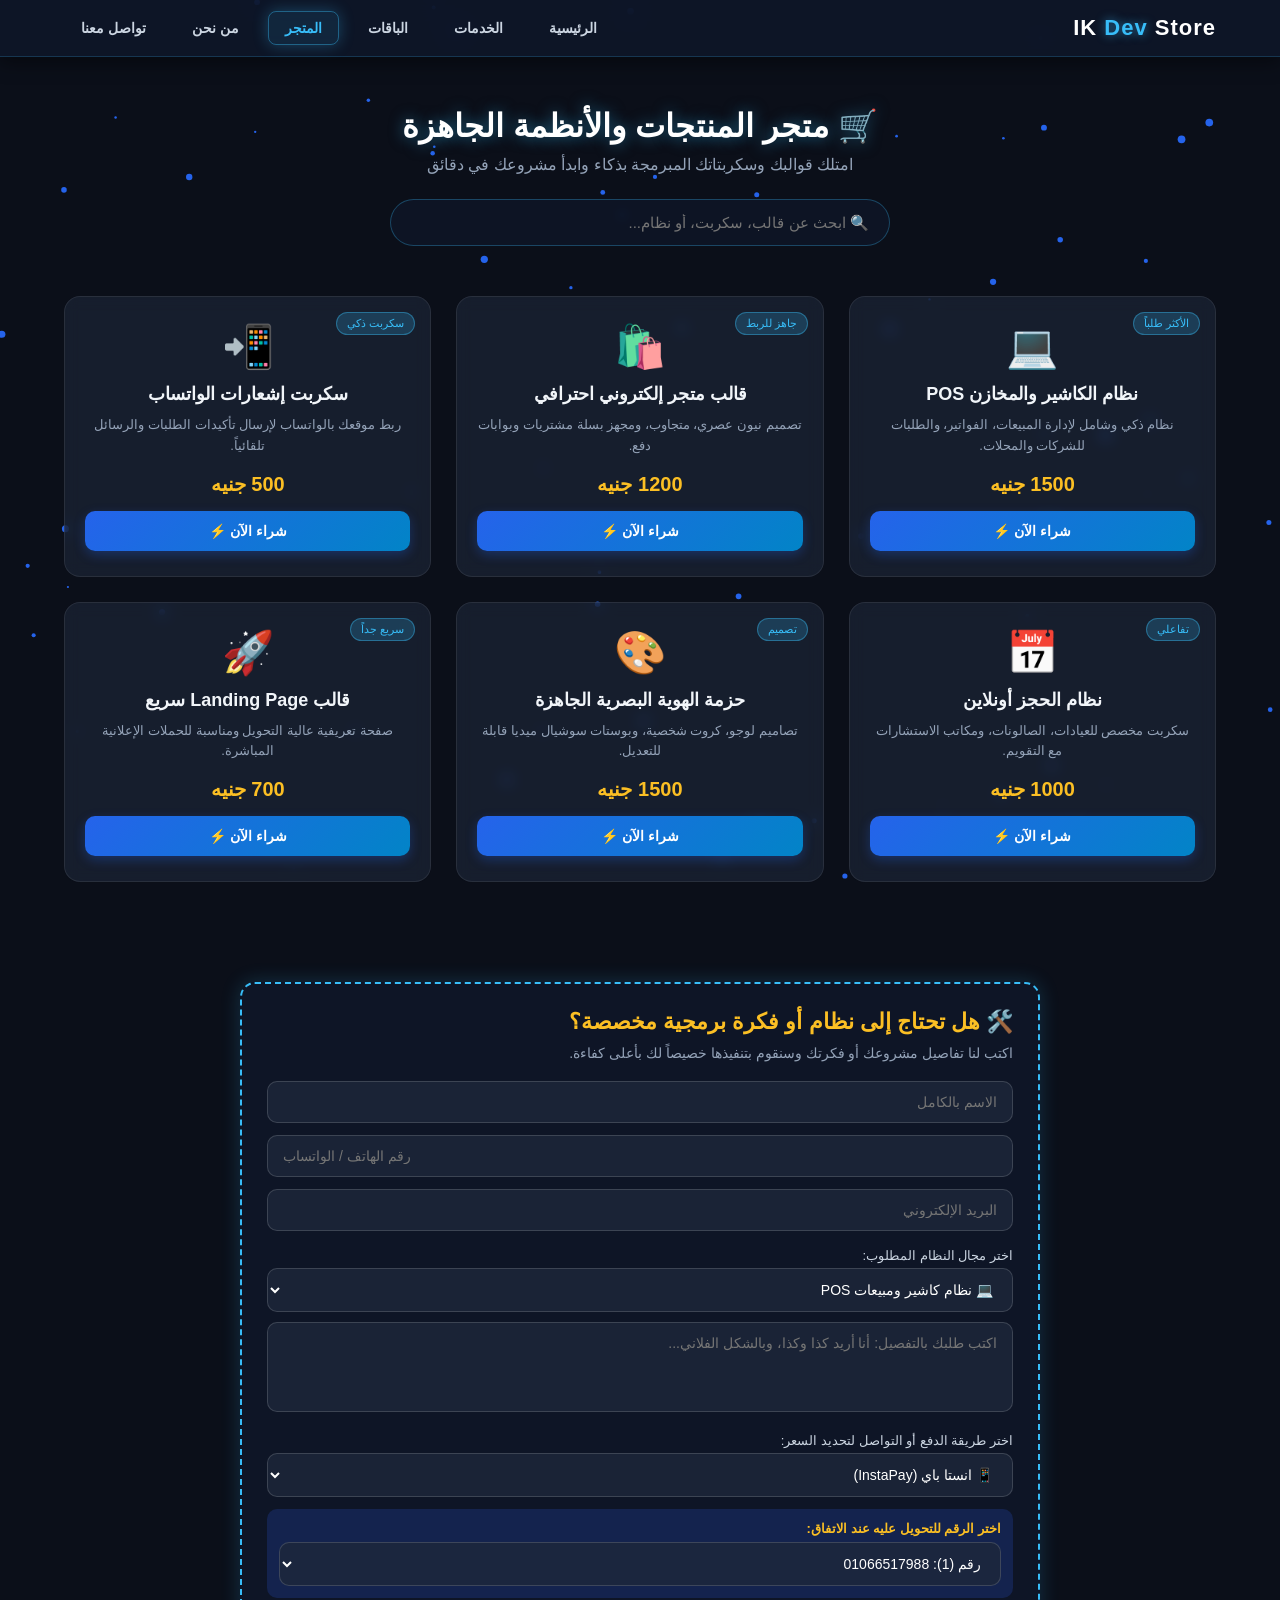
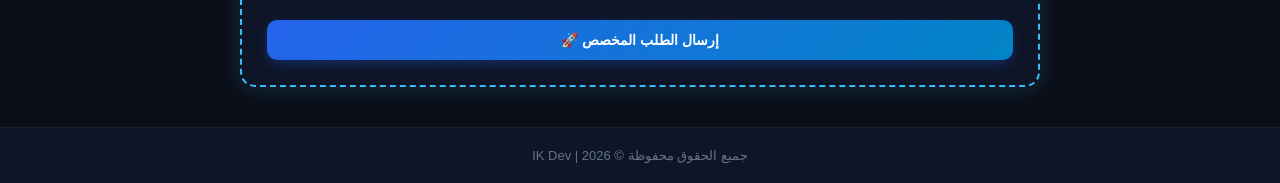
<file: store.html>
<!DOCTYPE html>
<html lang="ar" dir="rtl">
<head>
    <meta charset="UTF-8">
    <meta name="viewport" content="width=device-width, initial-scale=1.0">
    <title>IK Dev - المتجر الرقمي</title>
    <!-- ربط ملف التنسيق style5.css -->
    <link rel="stylesheet" href="style5.css">
    <style>
        /* Toast Notification Styling */
        #toast { position: fixed; bottom: 30px; left: 50%; transform: translateX(-50%) translateY(100px); background: #38bdf8; color: #000; padding: 12px 24px; border-radius: 30px; font-weight: 700; font-size: 13px; transition: 0.3s; opacity: 0; z-index: 10000; box-shadow: 0 10px 25px rgba(56,189,248,0.4); }
        #toast.show { transform: translateX(-50%) translateY(0); opacity: 1; }
        
        /* Custom Request Section Styling */
        .custom-request-section { background: rgba(15, 23, 42, 0.8); border: 2px dashed #38bdf8; border-radius: 15px; padding: 25px; margin: 40px auto; max-width: 800px; text-align: right; box-shadow: 0 0 20px rgba(56,189,248,0.2); }
        .custom-request-section h2 { color: #fbbf24; margin-bottom: 10px; font-size: 22px; }
        .custom-request-section p { color: #94a3b8; margin-bottom: 20px; font-size: 14px; }
    </style>
</head>
<body>

    <div id="toast">جاري حفظ الأوردر وتحويلك للواتساب... 🚀</div>

    <!-- خلفية الـ 3D التفاعلية (Canvas) -->
    <canvas id="bg3dCanvas"></canvas>

    <!-- القائمة العلوية Navbar -->
    <header class="neon-navbar">
        <div class="logo">IK <span>Dev</span> Store</div>
        <nav>
            <ul class="nav-links">
                <li><a href="index.html" class="nav-btn-3d">الرئيسية</a></li>
                <li><a href="services.html" class="nav-btn-3d">الخدمات</a></li>
                <li><a href="pricing.html" class="nav-btn-3d">الباقات</a></li>
                <li><a href="store.html" class="nav-btn-3d active-3d">المتجر</a></li>
                <li><a href="about.html" class="nav-btn-3d">من نحن</a></li>
                <li><a href="cv.html" class="nav-btn-3d">تواصل معنا</a></li>
            </ul>
        </nav>
    </header>

    <!-- عنوان الصفحة وشريط البحث -->
    <section class="store-hero">
        <h1 class="glow-text">🛒 متجر المنتجات والأنظمة الجاهزة</h1>
        <p class="sub-glow">امتلك قوالبك وسكربتاتك المبرمجة بذكاء وابدأ مشروعك في دقائق</p>
        
        <!-- شريط البحث الفعال -->
        <div class="search-box">
            <input type="text" id="searchInput" onkeyup="filterProducts()" placeholder="🔍 ابحث عن قالب، سكربت، أو نظام...">
        </div>
    </section>

    <!-- شبكة المنتجات -->
    <section class="products-grid" id="productsContainer">
        
        <!-- منتج 1 -->
        <div class="product-card 3d-card" data-title="نظام إدارة المبيعات والكاشير POS">
            <div class="product-badge">الأكثر طلباً</div>
            <div class="product-icon">💻</div>
            <h3>نظام الكاشير والمخازن POS</h3>
            <p>نظام ذكي وشامل لإدارة المبيعات، الفواتير، والطلبات للشركات والمحلات.</p>
            <div class="price-tag">1500 جنيه</div>
            <button type="button" class="buy-btn-3d" onclick="openCheckout('نظام الكاشير والمخازن POS', 1500)">شراء الآن ⚡</button>
        </div>

        <!-- منتج 2 -->
        <div class="product-card 3d-card" data-title="قالب متجر إلكتروني متكامل">
            <div class="product-badge">جاهز للربط</div>
            <div class="product-icon">🛍️</div>
            <h3>قالب متجر إلكتروني احترافي</h3>
            <p>تصميم نيون عصري، متجاوب، ومجهز بسلة مشتريات وبوابات دفع.</p>
            <div class="price-tag">1200 جنيه</div>
            <button type="button" class="buy-btn-3d" onclick="openCheckout('قالب متجر إلكتروني احترافي', 1200)">شراء الآن ⚡</button>
        </div>

        <!-- منتج 3 -->
        <div class="product-card 3d-card" data-title="سكربت ربط الواتساب التلقائي">
            <div class="product-badge">سكربت ذكي</div>
            <div class="product-icon">📲</div>
            <h3>سكربت إشعارات الواتساب</h3>
            <p>ربط موقعك بالواتساب لإرسال تأكيدات الطلبات والرسائل تلقائياً.</p>
            <div class="price-tag">500 جنيه</div>
            <button type="button" class="buy-btn-3d" onclick="openCheckout('سكربت إشعارات الواتساب', 500)">شراء الآن ⚡</button>
        </div>

        <!-- منتج 4 -->
        <div class="product-card 3d-card" data-title="نظام حجز المواعيد والعيادات">
            <div class="product-badge">تفاعلي</div>
            <div class="product-icon">📅</div>
            <h3>نظام الحجز أونلاين</h3>
            <p>سكربت مخصص للعيادات، الصالونات، ومكاتب الاستشارات مع التقويم.</p>
            <div class="price-tag">1000 جنيه</div>
            <button type="button" class="buy-btn-3d" onclick="openCheckout('نظام الحجز أونلاين', 1000)">شراء الآن ⚡</button>
        </div>

        <!-- منتج 5 -->
        <div class="product-card 3d-card" data-title="حزمة الهوية البصرية واللوجو">
            <div class="product-badge">تصميم</div>
            <div class="product-icon">🎨</div>
            <h3>حزمة الهوية البصرية الجاهزة</h3>
            <p>تصاميم لوجو، كروت شخصية، وبوستات سوشيال ميديا قابلة للتعديل.</p>
            <div class="price-tag">1500 جنيه</div>
            <button type="button" class="buy-btn-3d" onclick="openCheckout('حزمة الهوية البصرية الجاهزة', 1500)">شراء الآن ⚡</button>
        </div>

        <!-- منتج 6 -->
        <div class="product-card 3d-card" data-title="قالب صفحة هبوط Landing Page">
            <div class="product-badge">سريع جداً</div>
            <div class="product-icon">🚀</div>
            <h3>قالب Landing Page سريع</h3>
            <p>صفحة تعريفية عالية التحويل ومناسبة للحملات الإعلانية المباشرة.</p>
            <div class="price-tag">700 جنيه</div>
            <button type="button" class="buy-btn-3d" onclick="openCheckout('قالب Landing Page سريع', 700)">شراء الآن ⚡</button>
        </div>

    </section>

    <!-- قسم طلب برمجي مخصص (خارج المنتجات - بره) -->
    <section class="custom-request-section">
        <h2>🛠️ هل تحتاج إلى نظام أو فكرة برمجية مخصصة؟</h2>
        <p>اكتب لنا تفاصيل مشروعك أو فكرتك وسنقوم بتنفيذها خصيصاً لك بأعلى كفاءة.</p>
        
        <form id="customOrderForm" onsubmit="processCustomOrder(event)">
            <input type="text" id="custNameExt" name="Name" placeholder="الاسم بالكامل" required class="cyber-input">
            <input type="tel" id="custPhoneExt" name="Phone" placeholder="رقم الهاتف / الواتساب" required class="cyber-input">
            <input type="email" id="custEmailExt" name="Email" placeholder="البريد الإلكتروني" required class="cyber-input">
            
            <label style="display:block; margin:5px 0; color:#cbd5e1; font-size:13px;">اختر مجال النظام المطلوب:</label>
            <select id="devCategoryExt" name="DevCategory" class="cyber-input" style="margin-bottom: 10px;">
                <option value="نظام كاشير ومبيعات POS">💻 نظام كاشير ومبيعات POS</option>
                <option value="متجر إلكتروني E-Commerce">🛍️ متجر إلكتروني E-Commerce</option>
                <option value="سكربت واتساب وتواصل آلي">📲 سكربت واتساب وتواصل آلي</option>
                <option value="صفحة هبوط Landing Page">🚀 صفحة هبوط Landing Page</option>
                <option value="تطوير واجهات أمامية Frontend">🎨 تطوير واجهات أمامية Frontend</option>
                <option value="برمجة خاصة فكرة جديدة">⚙️ برمجة خاصة (فكرة جديدة)</option>
            </select>

            <textarea id="custNotesExt" name="ClientNotes" placeholder="اكتب طلبك بالتفصيل: أنا أريد كذا وكذا، وبالشكل الفلاني..." rows="4" class="cyber-input" style="resize: none;" required></textarea>

            <label style="display:block; margin:5px 0; color:#cbd5e1; font-size:13px;">اختر طريقة الدفع أو التواصل لتحديد السعر:</label>
            <select id="paymentMethodExt" name="PaymentMethod" onchange="toggleWalletOptionsExt()" class="cyber-input">
                <option value="InstaPay">📱 انستا باي (InstaPay)</option>
                <option value="Vodafone Cash">📲 محفظة إلكترونية (فودافون كاش / غيرها)</option>
                <option value="COD">🤝 اتفاق ودفع عند الاتفاق/الاستلام</option>
            </select>

            <div id="walletDetailsBoxExt" style="background: rgba(30, 58, 138, 0.4); padding: 12px; border-radius: 10px; margin-bottom: 12px;">
                <label style="color: #fbbf24; font-size: 13px; font-weight: bold; display: block; margin-bottom: 6px;">اختر الرقم للتحويل عليه عند الاتفاق:</label>
                <select id="transferNumberExt" class="cyber-input" style="margin-bottom:0;">
                    <option value="01066517988">رقم (1): 01066517988</option>
                    <option value="01125093884">رقم (2): 01125093884</option>
                </select>
            </div>

            <button type="submit" class="buy-btn-3d full-width" style="margin-top: 10px;">إرسال الطلب المخصص 🚀</button>
        </form>
    </section>

    <!-- نافذة إتمام الشراء المنبثقة (Checkout Modal) للمنتجات الجاهزة -->
    <div id="checkoutModal" class="modal" style="display: none;">
        <div class="modal-content 3d-modal">
            <span class="close-btn" onclick="closeCheckout()">&times;</span>
            <h2 style="color: #fbbf24; margin-bottom: 10px;">💳 إتمام عملية الشراء</h2>
            <p id="selectedProductInfo" style="color: #38bdf8; font-weight: bold; margin-bottom: 15px;"></p>
            
            <form id="orderForm" onsubmit="processOrder(event)">
                <input type="text" id="custName" name="Name" placeholder="الاسم بالكامل" required class="cyber-input">
                <input type="tel" id="custPhone" name="Phone" placeholder="رقم الهاتف / الواتساب" required class="cyber-input">
                <input type="email" id="custEmail" name="Email" placeholder="البريد الإلكتروني لاستلام المنتج" required class="cyber-input">
                
                <label style="display:block; text-align:right; margin:5px 0; color:#cbd5e1; font-size:13px;">ما هو النظام أو التعديل البرمجي المطلوب إضافته؟</label>
                <select id="devCategory" name="DevCategory" class="cyber-input" style="margin-bottom: 10px;">
                    <option value="نظام كاشير ومبيعات POS">💻 نظام كاشير ومبيعات POS</option>
                    <option value="متجر إلكتروني E-Commerce">🛍️ متجر إلكتروني E-Commerce</option>
                    <option value="سكربت واتساب وتواصل آلي">📲 سكربت واتساب وتواصل آلي</option>
                    <option value="صفحة هبوط Landing Page">🚀 صفحة هبوط Landing Page</option>
                    <option value="تطوير واجهات أمامية Frontend">🎨 تطوير واجهات أمامية Frontend</option>
                    <option value="تعديل أو برمجة خاصة مخصصة">⚙️ تعديل أو برمجة خاصة مخصصة</option>
                </select>

                <textarea id="custNotes" name="ClientNotes" placeholder="اكتب ملاحظاتك أو طلباتك الخاصة مع المنتج..." rows="3" class="cyber-input" style="resize: none;"></textarea>

                <label style="display:block; text-align:right; margin:5px 0; color:#cbd5e1; font-size:13px;">اختر طريقة الدفع المناسبة:</label>
                <select id="paymentMethod" name="PaymentMethod" onchange="toggleWalletOptions()" required class="cyber-input">
                    <option value="InstaPay">📱 انستا باي (InstaPay)</option>
                    <option value="Vodafone Cash">📲 محفظة إلكترونية (فودافون كاش / غيرها)</option>
                    <option value="COD">🤝 الدفع عند الاستلام والتأكيد</option>
                </select>

                <div id="walletDetailsBox" style="background: rgba(30, 58, 138, 0.4); padding: 12px; border-radius: 10px; margin-bottom: 12px; text-align: right;">
                    <label id="walletLabel" style="color: #fbbf24; font-size: 13px; font-weight: bold; display: block; margin-bottom: 6px;">اختر الرقم للتحويل عليه:</label>
                    <div style="display: flex; gap: 8px; margin-bottom: 10px;">
                        <select id="transferNumber" class="cyber-input" style="margin-bottom:0; flex:1;">
                            <option value="01066517988">رقم (1): 01066517988</option>
                            <option value="01125093884">رقم (2): 01125093884</option>
                        </select>
                        <button type="button" onclick="openAppAndCopy()" class="buy-btn-3d" style="width: auto; padding: 0 15px; font-size: 13px; background: #16a34a;">نسخ وتحويل 📲</button>
                    </div>
                    <input type="text" id="senderAccount" name="SenderAccount" placeholder="رقم محفظتك أو عنوان InstaPay الذي حولت منه" required class="cyber-input" style="margin-bottom:0;">
                </div>

                <button type="submit" class="buy-btn-3d full-width" style="margin-top: 10px;">تأكيد وإرسال الطلب ✨</button>
            </form>
        </div>
    </div>

    <!-- زر الصعود للأعلى (Back to Top) -->
    <button id="backToTopBtn" onclick="scrollToTop()">▲</button>

    <footer>
        <p>جميع الحقوق محفوظة &copy; 2026 | IK Dev</p>
    </footer>

    <!-- سكريبت الجافاسكربت للتفاعل بذكاء -->
    <script>
        // --- 1. خلفية 3D بالجسيمات المتفاعلة ---
        const canvas = document.getElementById('bg3dCanvas');
        const ctx = canvas.getContext('2d');
        let particlesArray = [];

        canvas.width = window.innerWidth;
        canvas.height = window.innerHeight;

        window.addEventListener('resize', () => {
            canvas.width = window.innerWidth;
            canvas.height = window.innerHeight;
        });

        const mouse = { x: null, y: null, radius: 150 };
        window.addEventListener('mousemove', (e) => {
            mouse.x = e.x;
            mouse.y = e.y;
        });

        class Particle {
            constructor(x, y, size, color) {
                this.x = x; this.y = y; this.size = size; this.color = color;
            }
            draw() {
                ctx.beginPath();
                ctx.arc(this.x, this.y, this.size, 0, Math.PI * 2);
                ctx.fillStyle = this.color;
                ctx.fill();
            }
            update() {
                let dx = mouse.x - this.x;
                let dy = mouse.y - this.y;
                let distance = Math.sqrt(dx * dx + dy * dy);
                if (distance < mouse.radius) {
                    this.x -= dx / 10;
                    this.y -= dy / 10;
                }
            }
        }

        function initParticles() {
            particlesArray = [];
            for (let i = 0; i < 70; i++) {
                let x = Math.random() * canvas.width;
                let y = Math.random() * canvas.height;
                let size = Math.random() * 3 + 1;
                particlesArray.push(new Particle(x, y, size, '#2563eb'));
            }
        }

        function animateParticles() {
            ctx.clearRect(0, 0, canvas.width, canvas.height);
            for (let i = 0; i < particlesArray.length; i++) {
                particlesArray[i].update();
                particlesArray[i].draw();
            }
            requestAnimationFrame(animateParticles);
        }
        initParticles();
        animateParticles();

        // --- إشعارات Toast ---
        function showToast(msg) {
            const t = document.getElementById("toast");
            t.innerText = msg;
            t.classList.add("show");
            setTimeout(() => t.classList.remove("show"), 3500);
        }

        // إظهار وإخفاء خيارات التحويل للمودال
        function toggleWalletOptions() {
            let method = document.getElementById('paymentMethod').value;
            let box = document.getElementById('walletDetailsBox');
            let senderInput = document.getElementById('senderAccount');

            if (method === "COD") {
                box.style.display = "none";
                senderInput.required = false;
            } else {
                box.style.display = "block";
                senderInput.required = true;
            }
        }

        // إظهار وإخفاء خيارات التحويل للقسم الخارجي البره
        function toggleWalletOptionsExt() {
            let method = document.getElementById('paymentMethodExt').value;
            let box = document.getElementById('walletDetailsBoxExt');
            if (method === "COD") {
                box.style.display = "none";
            } else {
                box.style.display = "block";
            }
        }

        // نسخ الرقم المختار وتوجيه العميل للتطبيق
        function openAppAndCopy() {
            let selectedVal = document.getElementById('transferNumber').value;
            let method = document.getElementById('paymentMethod').value;

            navigator.clipboard.writeText(selectedVal);
            alert(`✅ تم نسخ الرقم (${selectedVal}) إلى الحافظة!\nجارٍ توجيهك للتطبيق...`);

            if (method === "InstaPay") {
                window.location.href = "instapay://"; 
                setTimeout(() => {
                    window.location.href = "https://play.google.com/store/apps/details?id=com.miph.instapay";
                }, 1500);
            } else {
                window.location.href = `tel:${selectedVal}`;
            }
        }

        // --- البحث المباشر ---
        function filterProducts() {
            let input = document.getElementById('searchInput').value.toLowerCase();
            let cards = document.getElementsByClassName('product-card');

            for (let i = 0; i < cards.length; i++) {
                let title = cards[i].getAttribute('data-title').toLowerCase();
                if (title.includes(input)) {
                    cards[i].style.display = "block";
                } else {
                    cards[i].style.display = "none";
                }
            }
        }

        // --- المودال (تم إصلاح الدوال وربطها بالزرار بدقة) ---
        let currentProduct = "";
        let currentPrice = 0;

        function openCheckout(productName, price) {
            currentProduct = productName;
            currentPrice = price;
            document.getElementById('selectedProductInfo').innerText = `المنتج: ${productName} - السعر: ${price} جنيه`;
            let modal = document.getElementById('checkoutModal');
            modal.style.display = 'flex';
            toggleWalletOptions();
        }

        function closeCheckout() {
            document.getElementById('checkoutModal').style.display = 'none';
        }

        // إغلاق المودال عند الضغط في أي مكان خارجه
        window.onclick = function(event) {
            let modal = document.getElementById('checkoutModal');
            if (event.target === modal) {
                closeCheckout();
            }
        }

        // --- إرسال المنتجات الجاهزة ---
        const FORM_URL = "https://formbold.com/s/9BL42";
        const MY_WHATSAPP_NUMBER = "201066517988";

        function processOrder(e) {
            e.preventDefault();
            
            let name = document.getElementById('custName').value;
            let phone = document.getElementById('custPhone').value;
            let email = document.getElementById('custEmail').value;
            let devCategory = document.getElementById('devCategory').value;
            let notes = document.getElementById('custNotes').value || "لا توجد تفاصيل إضافية";
            let method = document.getElementById('paymentMethod').value;
            let receiver = document.getElementById('transferNumber').value || "غير محدد";
            let sender = document.getElementById('senderAccount').value || "غير مفعل";

            const formData = new FormData();
            formData.append("Name", name);
            formData.append("Phone", phone);
            formData.append("Email", email);
            formData.append("DevCategory", devCategory);
            formData.append("ClientNotes", notes);
            formData.append("Item", `${currentProduct} (${currentPrice} جنيه)`);
            formData.append("PaymentMethod", method);
            formData.append("TransferTo", receiver);
            formData.append("SenderAccount", sender);

            fetch(FORM_URL, {
                method: "POST",
                body: formData,
                headers: { 'Accept': 'application/json' }
            }).catch(err => console.error("Form error:", err));

            let extraInfo = "";
            if (method !== "COD") {
                extraInfo = `%0A🎯 *الرقم المحول عليه:* ${receiver}%0A📌 *الرقم المحول منه:* ${sender}`;
            }

            let message = `*طلب شراء جديد من المتجر 🛒*%0A%0A` +
                          `📦 *المنتج:* ${currentProduct}%0A` +
                          `💰 *السعر:* ${currentPrice} جنيه%0A` +
                          `👤 *الاسم:* ${name}%0A` +
                          `📱 *الهاتف:* ${phone}%0A` +
                          `📧 *الإيميل:* ${email}%0A` +
                          `💻 *المجال المختار:* ${devCategory}%0A` +
                          `📝 *التفاصيل:* ${notes}%0A` +
                          `💳 *الدفع:* ${method}` + extraInfo;

            showToast("تم حفظ الأوردر في الشيت وجاري فتح الواتساب...");

            setTimeout(() => {
                closeCheckout();
                window.open(`https://api.whatsapp.com/send?phone=${MY_WHATSAPP_NUMBER}&text=${message}`, '_blank');
                document.getElementById('orderForm').reset();
            }, 1000);
        }

        // --- إرسال الطلب المخصص الخارجي (بره) ---
        function processCustomOrder(e) {
            e.preventDefault();

            let name = document.getElementById('custNameExt').value;
            let phone = document.getElementById('custPhoneExt').value;
            let email = document.getElementById('custEmailExt').value;
            let devCategory = document.getElementById('devCategoryExt').value;
            let notes = document.getElementById('custNotesExt').value;
            let method = document.getElementById('paymentMethodExt').value;
            let receiver = document.getElementById('transferNumberExt').value;

            const formData = new FormData();
            formData.append("Name", name);
            formData.append("Phone", phone);
            formData.append("Email", email);
            formData.append("DevCategory", devCategory);
            formData.append("ClientNotes", notes);
            formData.append("Item", "طلب برمجي مخصص (خارجي)");
            formData.append("PaymentMethod", method);
            formData.append("TransferTo", receiver);
            formData.append("SenderAccount", "طلب مخصص - قيد الاتفاق");

            fetch(FORM_URL, {
                method: "POST",
                body: formData,
                headers: { 'Accept': 'application/json' }
            }).catch(err => console.error("Form error:", err));

            let message = `*🛠️ طلب برمجي مخصص جديد (من المتجر بره)*%0A%0A` +
                          `👤 *الاسم:* ${name}%0A` +
                          `📱 *الهاتف:* ${phone}%0A` +
                          `📧 *الإيميل:* ${email}%0A` +
                          `💻 *المجال المطلوب:* ${devCategory}%0A` +
                          `📝 *تفاصيل الطلب:* ${notes}%0A` +
                          `💳 *طريقة الدفع/التواصل:* ${method}%0A` +
                          `🎯 *الرقم المختار للتواصل/التحويل:* ${receiver}`;

            showToast("تم إرسال طلبك المخصص بنجاح وجاري فتح الواتساب...");

            setTimeout(() => {
                window.open(`https://api.whatsapp.com/send?phone=${MY_WHATSAPP_NUMBER}&text=${message}`, '_blank');
                document.getElementById('customOrderForm').reset();
            }, 1000);
        }

        // --- زر الصعود للأعلى ---
        const topBtn = document.getElementById("backToTopBtn");
        window.onscroll = function () {
            if (document.body.scrollTop > 300 || document.documentElement.scrollTop > 300) {
                topBtn.style.display = "block";
            } else {
                topBtn.style.display = "none";
            }
        };

        function scrollToTop() {
            window.scrollTo({ top: 0, behavior: 'smooth' });
        }
    </script>
</body>
</html>
</file>
<file: style4.css>
@import url('https://fonts.googleapis.com/css2?family=Tajawal:wght@500;700;900&display=swap');

html {
    scroll-behavior: smooth;
}

* {
    margin: 0;
    padding: 0;
    box-sizing: border-box;
    font-family: 'Tajawal', sans-serif;
}

/* خلفية ديناميكية داكنة ومستقبلية */
body {
    background: linear-gradient(135deg, #060814 0%, #0b112c 50%, #050716 100%);
    color: #f1f5f9;
    overflow-x: hidden;
    min-height: 100vh;
}

/* الـ Navbar المطور: عناصر بجانب بعضها مع مسافات مريحة */
.neon-navbar {
    background: rgba(6, 8, 20, 0.85);
    border-bottom: 2px solid #2563eb;
    box-shadow: 0 0 20px rgba(37, 99, 235, 0.25);
    padding: 15px 5%;
    display: flex;
    justify-content: space-between;
    align-items: center;
    position: sticky;
    top: 0;
    z-index: 1000;
    backdrop-filter: blur(10px);
}

.neon-navbar .logo {
    font-size: 28px;
    font-weight: 900;
    color: #ffffff;
    text-shadow: 0 0 10px rgba(255, 255, 255, 0.3);
}

.neon-navbar .logo span {
    color: #2563eb;
    text-shadow: 0 0 15px #2563eb;
}

/* قائمة الروابط مصفوفة جنب بعض بجدارة وبمسافة (gap) قوية */
.nav-links {
    list-style: none;
    display: flex;
    flex-direction: row; /* إجبار العناصر تكون جنب بعض */
    gap: 20px; /* مسافة واضحة بين كل زر وزر */
    align-items: center;
}

/* أنيميشن زرار الـ 3D الخارق عند الضغط الفعلي */
.nav-btn-3d {
    display: inline-block;
    padding: 10px 24px;
    background: #0f172a;
    color: #38bdf8 !important;
    text-decoration: none;
    font-weight: 700;
    border-radius: 8px;
    border: 1px solid #1e3a8a;
    box-shadow: 0 5px 0 #1e293b, 0 8px 15px rgba(0, 0, 0, 0.4);
    position: relative;
    top: 0;
    transition: background 0.2s, color 0.2s;
}

.nav-btn-3d:hover {
    background: #1e3a8a;
    color: #ffffff !important;
    border-color: #38bdf8;
}

/* تأثير الانضغاط الـ 3D الفوري والممتع عند الكليك */
.nav-btn-3d:active {
    top: 5px; /* يكبس لأسفل بالكامل */
    box-shadow: 0 0px 0 #1e293b, 0 2px 5px rgba(0, 0, 0, 0.2);
}

/* الزر النشط المتوهج بالأزرق السيبراني */
.active-3d {
    background: #2563eb;
    color: #ffffff !important;
    border-color: #60a5fa;
    box-shadow: 0 5px 0 #1d4ed8, 0 8px 15px rgba(37, 99, 235, 0.3) !important;
}
.active-3d:active {
    top: 5px !important;
    box-shadow: 0 0px 0 #1d4ed8 !important;
}

/* قسم الـ Hero بتأثيرات إضاءة وأنيميشن دخول */
.cyber-hero {
    text-align: center;
    padding: 80px 20px 40px 20px;
    animation: fadeInDown 1s ease-out;
}

.glow-text {
    font-size: 48px;
    font-weight: 900;
    color: #ffffff;
    text-shadow: 0 0 20px rgba(255,255,255,0.2), 0 0 40px rgba(37, 99, 235, 0.6);
}

.sub-glow {
    font-size: 18px;
    color: #94a3b8;
    margin-top: 15px;
}

/* حاوية الكروت وقسم من نحن التفاعلي */
.about-container {
    max-width: 1000px;
    margin: 0 auto;
    padding: 20px;
    animation: fadeInUp 1.2s ease-out;
}

.cyber-card {
    background: rgba(15, 23, 42, 0.6);
    border: 2px solid #1e3a8a;
    box-shadow: 0 0 30px rgba(30, 58, 138, 0.2);
    padding: 40px;
    border-radius: 20px;
    transition: all 0.3s ease;
}

.cyber-card:hover {
    border-color: #38bdf8;
    box-shadow: 0 0 40px rgba(56, 189, 248, 0.25);
    transform: scale(1.01);
}

.cyber-card h2 {
    color: #ffffff;
    margin-bottom: 20px;
    font-size: 26px;
}

.cyber-card p {
    font-size: 17px;
    line-height: 1.9;
    color: #cbd5e1;
}

/* قسم الإحصائيات المتوهجة والحركية */
.dynamic-stats {
    display: flex;
    justify-content: center;
    gap: 30px;
    max-width: 1200px;
    margin: 60px auto 100px auto;
    padding: 0 20px;
    flex-wrap: wrap;
}

.stat-box {
    background: #0f172a;
    border: 1px solid #1e293b;
    padding: 35px 25px;
    border-radius: 18px;
    text-align: center;
    flex: 1;
    min-width: 240px;
    position: relative;
    transition: all 0.4s cubic-bezier(0.175, 0.885, 0.32, 1.275);
}

.stat-box:hover {
    transform: translateY(-8px) scale(1.03);
    border-color: #38bdf8;
    box-shadow: 0 15px 30px rgba(56, 189, 248, 0.15);
}

/* تمييز بوكس عدد المشاريع بستايل نيون ناري */
.core-box {
    border: 2px solid #ef4444;
    box-shadow: 0 0 20px rgba(239, 68, 68, 0.15);
}
.core-box:hover {
    border-color: #f87171;
    box-shadow: 0 15px 35px rgba(239, 68, 68, 0.3);
}

.stat-num {
    font-size: 46px;
    font-weight: 900;
    color: #ffffff;
    display: block;
    margin-bottom: 10px;
    text-shadow: 0 0 15px rgba(255,255,255,0.4);
}

.core-box .stat-num {
    color: #ef4444;
    text-shadow: 0 0 15px rgba(239, 68, 68, 0.5);
}

.stat-box p {
    color: #94a3b8;
    font-size: 15px;
    font-weight: 500;
}

/* أنيميشن الدخول والتأثيرات الحركية الفخمة */
@keyframes fadeInDown {
    from { opacity: 0; transform: translateY(-30px); }
    to { opacity: 1; transform: translateY(0); }
}

@keyframes fadeInUp {
    from { opacity: 0; transform: translateY(40px); }
    to { opacity: 1; transform: translateY(0); }
}

/* توافق الشاشات للموبايل (لو الشاشة صغيرة تقلب قائمة منسدلة أو تحت بعض تلقائيًا عشان تبان صح) */
@media (max-width: 768px) {
    .neon-navbar {
        flex-direction: column;
        gap: 15px;
        text-align: center;
    }
    .nav-links {
        flex-wrap: wrap;
        justify-content: center;
        gap: 10px;
    }
    .dynamic-stats {
        flex-direction: column;
    }
}

footer {
    text-align: center;
    padding: 40px;
    background: #02040a;
    color: #475569;
    border-top: 1px solid #1e293b;
}
</file>
<file: style5.css>
/* ==========================================
   1. التنسيقات العامة والأساسية (Global Styles)
   ========================================== */
* {
    margin: 0;
    padding: 0;
    box-sizing: border-box;
    font-family: 'Segoe UI', Tahoma, Geneva, Verdana, sans-serif;
}

body {
    background-color: #0b0f19;
    color: #f8fafc;
    overflow-x: hidden;
    position: relative;
    direction: rtl;
}

/* خلفية الجسيمات الـ Canvas */
#bg3dCanvas {
    position: fixed;
    top: 0;
    left: 0;
    width: 100%;
    height: 100%;
    z-index: -1;
    pointer-events: none;
}

/* ==========================================
   2. القائمة العلوية (Navbar) - عناصر أفقية جنب بعض
   ========================================== */
.neon-navbar {
    display: flex;
    justify-content: space-between;
    align-items: center;
    padding: 15px 5%;
    background: rgba(15, 23, 42, 0.85);
    backdrop-filter: blur(12px);
    position: sticky;
    top: 0;
    z-index: 1000;
    border-bottom: 1px solid rgba(56, 189, 248, 0.2);
    box-shadow: 0 4px 20px rgba(0, 0, 0, 0.5);
}

.neon-navbar .logo {
    font-size: 22px;
    font-weight: 800;
    color: #fff;
    letter-spacing: 1px;
}

.neon-navbar .logo span {
    color: #38bdf8;
    text-shadow: 0 0 10px rgba(56, 189, 248, 0.6);
}

/* القائمة الأفقية */
.neon-navbar .nav-links {
    display: flex;
    flex-direction: row; /* التأكيد على الرص الأفقي */
    align-items: center;
    gap: 12px;
    list-style: none;
    margin: 0;
    padding: 0;
}

.nav-btn-3d {
    text-decoration: none;
    color: #cbd5e1;
    padding: 8px 16px;
    border-radius: 8px;
    font-size: 14px;
    font-weight: 600;
    white-space: nowrap; /* منع انقسام الكلمة على سطرين */
    transition: all 0.3s ease;
    border: 1px solid transparent;
}

.nav-btn-3d:hover, 
.nav-btn-3d.active-3d {
    color: #38bdf8;
    background: rgba(56, 189, 248, 0.1);
    border-color: rgba(56, 189, 248, 0.4);
    box-shadow: 0 0 15px rgba(56, 189, 248, 0.3);
}

/* ==========================================
   3. قسم العرض وشريط البحث (Hero & Search)
   ========================================== */
.store-hero {
    text-align: center;
    padding: 50px 20px 30px;
}

.glow-text {
    font-size: 32px;
    color: #fff;
    text-shadow: 0 0 15px rgba(56, 189, 248, 0.5);
    margin-bottom: 10px;
}

.sub-glow {
    color: #94a3b8;
    font-size: 16px;
    margin-bottom: 25px;
}

.search-box {
    max-width: 500px;
    margin: 0 auto;
}

.search-box input {
    width: 100%;
    padding: 14px 20px;
    border-radius: 30px;
    border: 1px solid rgba(56, 189, 248, 0.3);
    background: rgba(15, 23, 42, 0.7);
    color: #fff;
    font-size: 15px;
    outline: none;
    backdrop-filter: blur(5px);
    transition: all 0.3s ease;
}

.search-box input:focus {
    border-color: #38bdf8;
    box-shadow: 0 0 15px rgba(56, 189, 248, 0.4);
}

/* ==========================================
   4. كروت المنتجات الـ 3D (Products Grid)
   ========================================== */
.products-grid {
    display: grid;
    grid-template-columns: repeat(auto-fit, minmax(280px, 1fr));
    gap: 25px;
    padding: 20px 5% 60px;
    max-width: 1300px;
    margin: 0 auto;
}

.product-card {
    background: rgba(30, 41, 59, 0.6);
    border: 1px solid rgba(255, 255, 255, 0.08);
    border-radius: 16px;
    padding: 25px 20px;
    text-align: center;
    position: relative;
    backdrop-filter: blur(8px);
    transition: transform 0.4s ease, box-shadow 0.4s ease, border-color 0.4s ease;
    display: flex;
    flex-direction: column;
    justify-content: space-between;
}

.product-card:hover {
    transform: translateY(-8px);
    border-color: rgba(56, 189, 248, 0.5);
    box-shadow: 0 10px 30px rgba(56, 189, 248, 0.2);
}

.product-badge {
    position: absolute;
    top: 15px;
    right: 15px;
    background: rgba(56, 189, 248, 0.2);
    color: #38bdf8;
    border: 1px solid rgba(56, 189, 248, 0.4);
    font-size: 11px;
    padding: 4px 10px;
    border-radius: 20px;
}

.product-icon {
    font-size: 42px;
    margin-bottom: 12px;
}

.product-card h3 {
    font-size: 18px;
    color: #f1f5f9;
    margin-bottom: 10px;
}

.product-card p {
    font-size: 13px;
    color: #94a3b8;
    line-height: 1.6;
    margin-bottom: 15px;
}

.price-tag {
    font-size: 20px;
    font-weight: 700;
    color: #fbbf24;
    margin-bottom: 15px;
}

.buy-btn-3d {
    width: 100%;
    padding: 12px;
    border: none;
    border-radius: 10px;
    background: linear-gradient(135deg, #2563eb, #0284c7);
    color: #fff;
    font-size: 14px;
    font-weight: bold;
    cursor: pointer;
    transition: all 0.3s ease;
    box-shadow: 0 4px 12px rgba(37, 99, 235, 0.3);
}

.buy-btn-3d:hover {
    background: linear-gradient(135deg, #1d4ed8, #0369a1);
    box-shadow: 0 6px 18px rgba(56, 189, 248, 0.5);
    transform: scale(1.02);
}

/* ==========================================
   5. النافذة المنبثقة للشراء (Checkout Modal)
   ========================================== */
.modal {
    display: none;
    position: fixed;
    top: 0;
    left: 0;
    width: 100%;
    height: 100%;
    background: rgba(0, 0, 0, 0.8);
    backdrop-filter: blur(8px);
    z-index: 2000;
    justify-content: center;
    align-items: center;
    padding: 15px;
}

.modal-content {
    background: #0f172a;
    border: 1px solid rgba(56, 189, 248, 0.4);
    border-radius: 20px;
    padding: 30px 25px;
    width: 100%;
    max-width: 480px;
    position: relative;
    box-shadow: 0 0 30px rgba(56, 189, 248, 0.3);
    text-align: center;
    animation: modalFadeIn 0.3s ease;
}

@keyframes modalFadeIn {
    from { opacity: 0; transform: scale(0.9); }
    to { opacity: 1; transform: scale(1); }
}

.close-btn {
    position: absolute;
    top: 15px;
    left: 20px;
    font-size: 24px;
    color: #94a3b8;
    cursor: pointer;
    transition: color 0.2s;
}

.close-btn:hover {
    color: #ef4444;
}

.cyber-input {
    width: 100%;
    padding: 12px 15px;
    margin-bottom: 12px;
    border-radius: 10px;
    border: 1px solid rgba(255, 255, 255, 0.15);
    background: rgba(30, 41, 59, 0.8);
    color: #fff;
    font-size: 14px;
    outline: none;
    transition: border-color 0.3s;
}

.cyber-input:focus {
    border-color: #38bdf8;
}

.full-width {
    width: 100%;
}

/* ==========================================
   6. التذييل والأزرار العائمة (Footer & BackToTop)
   ========================================== */
footer {
    text-align: center;
    padding: 20px;
    background: rgba(15, 23, 42, 0.9);
    color: #64748b;
    font-size: 13px;
    border-top: 1px solid rgba(255, 255, 255, 0.05);
}

#backToTopBtn {
    display: none;
    position: fixed;
    bottom: 25px;
    left: 25px;
    width: 45px;
    height: 45px;
    border-radius: 50%;
    background: #38bdf8;
    color: #0f172a;
    border: none;
    font-size: 18px;
    font-weight: bold;
    cursor: pointer;
    box-shadow: 0 0 15px rgba(56, 189, 248, 0.5);
    z-index: 999;
    transition: transform 0.3s ease;
}

#backToTopBtn:hover {
    transform: translateY(-5px);
}

/* ==========================================
   7. التجاوب مع الشاشات الصغيرة (Responsive)
   ========================================== */
@media (max-width: 768px) {
    .neon-navbar {
        flex-direction: column;
        gap: 12px;
        padding: 12px 3%;
    }

    .neon-navbar .nav-links {
        flex-wrap: wrap;
        justify-content: center;
        gap: 6px;
    }

    .nav-btn-3d {
        padding: 6px 12px;
        font-size: 12px;
    }

    .glow-text {
        font-size: 24px;
    }

    .products-grid {
        grid-template-columns: 1fr;
    }
}
</file>
<file: style3.css>
/* استيراد خط تجول الفخم من جوجل */
@import url('https://fonts.googleapis.com/css2?family=Tajawal:wght@450;500;700&display=swap');

html {
    scroll-behavior: smooth;
}

* {
    margin: 0;
    padding: 0;
    box-sizing: border-box;
    font-family: 'Tajawal', sans-serif;
}

/* خلفية الموقع: غامقة وفخمة جداً مع تدرج ناعم */
body {
    background: radial-gradient(circle at 50% 50%, #1a1f2c 0%, #0d1017 100%);
    color: #e2e8f0;
    line-height: 1.6;
    overflow-x: hidden;
}

/* القائمة العلوية - الفخامة الزجاجية (Glassmorphism) */
header {
    background: rgba(13, 16, 23, 0.75);
    backdrop-filter: blur(12px);
    -webkit-backdrop-filter: blur(12px);
    padding: 20px 8%;
    display: flex;
    justify-content: space-between;
    align-items: center;
    border-bottom: 1px solid rgba(255, 255, 255, 0.05);
    position: sticky;
    top: 0;
    z-index: 1000;
}

header .logo {
    font-size: 26px;
    font-weight: 700;
    letter-spacing: 1px;
    background: linear-gradient(135deg, #fbbf24 0%, #d97706 100%); /* ذهبي ملكي */
    -webkit-background-clip: text;
    -webkit-text-fill-color: transparent;
}

nav ul {
    list-style: none;
    display: flex;
    gap: 15px;
}

/* تأثير 3D خفيف لأزرار المنيو العلوية */
.nav-btn {
    display: inline-block;
    padding: 10px 22px;
    background: #1e293b;
    color: #f8fafc !important;
    text-decoration: none;
    border-radius: 8px;
    font-weight: 600;
    font-size: 14px;
    border: 1px solid rgba(255, 255, 255, 0.1);
    box-shadow: 0 4px 0 #0f172a; /* عمق 3D أسفل الزر */
    transition: all 0.1s ease; /* حركة سريعة جداً للمحاكاة */
    position: relative;
    top: 0;
}

.nav-btn:hover {
    background: #2563eb; /* يتحول للأزرق الفخم عند الوقوف عليه */
    border-color: #3b82f6;
}

/* التفاعل الثنائي الـ 3D عند الضغط الفعلي (Click) */
.nav-btn:active {
    top: 4px; /* النزول للأسفل بمقدار الظل */
    box-shadow: 0 0px 0 #0f172a; /* اختفاء الظل لإعطاء إيحاء الضغط */
}

.active-page {
    background: linear-gradient(135deg, #d97706 0%, #b45309 100%) !important;
    box-shadow: 0 4px 0 #78350f !important;
    border: none;
}
.active-page:active {
    top: 4px !important;
    box-shadow: 0 0px 0 #78350f !important;
}

/* قسم العنوان الرئيسي - Hero Section */
.hero {
    text-align: center;
    padding: 100px 20px;
    background: relative;
}

.hero h1 {
    font-size: 46px;
    color: #ffffff;
    margin-bottom: 20px;
    font-weight: 700;
    text-shadow: 0 4px 12px rgba(0,0,0,0.5);
}

.hero p {
    font-size: 18px;
    color: #94a3b8;
    max-width: 600px;
    margin: 0 auto;
}

/* قسم العروض الحصرية */
.offers-section {
    max-width: 1200px;
    margin: 40px auto;
    padding: 0 20px;
}

.section-title {
    text-align: center;
    margin-bottom: 50px;
    font-size: 30px;
    color: #ffffff;
    font-weight: 700;
}

.offers-container, .pricing-container {
    display: grid;
    grid-template-columns: repeat(auto-fit, minmax(320px, 1fr));
    gap: 35px;
    margin-bottom: 60px;
}

/* الكروت الفخمة (Premium Cards) */
.offer-card, .pricing-card {
    background: rgba(30, 41, 59, 0.4);
    backdrop-filter: blur(8px);
    border: 1px solid rgba(255, 255, 255, 0.08);
    padding: 40px 30px;
    border-radius: 20px;
    position: relative;
    text-align: center;
    box-shadow: 0 10px 30px rgba(0, 0, 0, 0.3);
    transition: transform 0.3s ease, box-shadow 0.3s ease, border-color 0.3s ease;
}

.offer-card:hover, .pricing-card:hover {
    transform: translateY(-5px);
    border-color: rgba(251, 191, 36, 0.5);
    box-shadow: 0 15px 35px rgba(251, 191, 36, 0.05);
}

/* تمييز الكروت المطلوبة */
.featured-offer, .pricing-card.featured {
    border: 1px solid #d97706;
    background: rgba(217, 119, 6, 0.05);
}

.offer-badge, .pricing-card .badge {
    position: absolute;
    top: -14px;
    right: 30px;
    background: linear-gradient(135deg, #10b981 0%, #059669 100%);
    color: white;
    padding: 6px 16px;
    border-radius: 20px;
    font-size: 12px;
    font-weight: bold;
    box-shadow: 0 4px 10px rgba(16, 185, 129, 0.3);
}

.offer-badge.hot {
    background: linear-gradient(135deg, #ef4444 0%, #dc2626 100%);
    box-shadow: 0 4px 10px rgba(239, 68, 68, 0.3);
}

.offer-card h3, .pricing-card h3 {
    font-size: 22px;
    color: #ffffff;
    margin: 15px 0 10px 0;
}

.offer-desc {
    font-size: 15px;
    color: #94a3b8;
    min-height: 48px;
}

/* تنسيق الأسعار */
.offer-price, .pricing-card .price {
    margin: 25px 0;
}

.old-price {
    font-size: 16px;
    color: #64748b;
    text-decoration: line-through;
    margin-left: 10px;
}

.new-price, .pricing-card .price {
    font-size: 32px;
    font-weight: 700;
    color: #fbbf24; /* لون ذهبي مضيء */
    text-shadow: 0 0 10px rgba(251, 191, 36, 0.2);
}

/* القوائم داخل الكروت */
.pricing-card .features {
    list-style: none;
    margin-bottom: 35px;
    text-align: right;
    padding-right: 15px;
}

.pricing-card .features li {
    margin-bottom: 14px;
    color: #cbd5e1;
}

.pricing-card .features li::before {
    content: "✓";
    color: #10b981;
    margin-left: 10px;
    font-weight: bold;
}

/* أزرار الأكشن الكبيرة بنظام الـ 3D الخارق 🔥 */
.pricing-btn {
    display: block;
    width: 100%;
    padding: 14px 28px;
    font-size: 16px;
    font-weight: 700;
    color: #ffffff;
    background: linear-gradient(135deg, #3b82f6 0%, #1d4ed8 100%);
    border: none;
    border-radius: 10px;
    cursor: pointer;
    position: relative;
    top: 0;
    /* هذا هو السر اللذي يعطي العمق ثلاثي الأبعاد للزر */
    box-shadow: 0 6px 0 #1e3a8a, 0 12px 20px rgba(0, 0, 0, 0.4);
    transition: all 0.1s ease; 
}

.pricing-btn:hover {
    background: linear-gradient(135deg, #60a5fa 0%, #2563eb 100%);
}

/* الأنميشن المجسم عند الضغط بالماوس (3D Click Animation) */
.pricing-btn:active {
    top: 6px; /* يتحرك لأسفل بنفس مسافة الظل السميك */
    box-shadow: 0 0px 0 #1e3a8a, 0 4px 10px rgba(0, 0, 0, 0.2); /* يختفي الظل ليصبح الزر مضغوطاً تماماً */
}

/* تخصيص زر الكارت المميز بلون ذهبي */
.featured-offer .pricing-btn, .pricing-card.featured .pricing-btn {
    background: linear-gradient(135deg, #fbbf24 0%, #d97706 100%);
    box-shadow: 0 6px 0 #78350f, 0 12px 20px rgba(0, 0, 0, 0.4);
}
.featured-offer .pricing-btn:hover, .pricing-card.featured .pricing-btn:hover {
    background: linear-gradient(135deg, #fcd34d 0%, #f59e0b 100%);
}
.featured-offer .pricing-btn:active, .pricing-card.featured .pricing-btn:active {
    top: 6px;
    box-shadow: 0 0px 0 #78350f, 0 4px 10px rgba(0, 0, 0, 0.2);
}

/* قسم التنبيهات السفلي */
.notes-section {
    max-width: 1200px;
    margin: 40px auto 100px auto;
    padding: 0 20px;
}

.notes-card {
    background: rgba(30, 41, 59, 0.2);
    border-right: 4px solid #fbbf24;
    padding: 30px;
    border-radius: 12px;
}

.notes-card h4 {
    font-size: 18px;
    color: #ffffff;
    margin-bottom: 15px;
}

.notes-card ul {
    list-style-type: square;
    padding-right: 20px;
    color: #94a3b8;
}

.notes-card ul li {
    margin-bottom: 10px;
    font-size: 14px;
}

/* أسفل الصفحة - Footer */
footer {
    text-align: center;
    padding: 50px;
    background: #090d12;
    color: #64748b;
    font-size: 20px;
    border-top: 1px solid rgba(255, 255, 255, 0.05);
}
</file>
